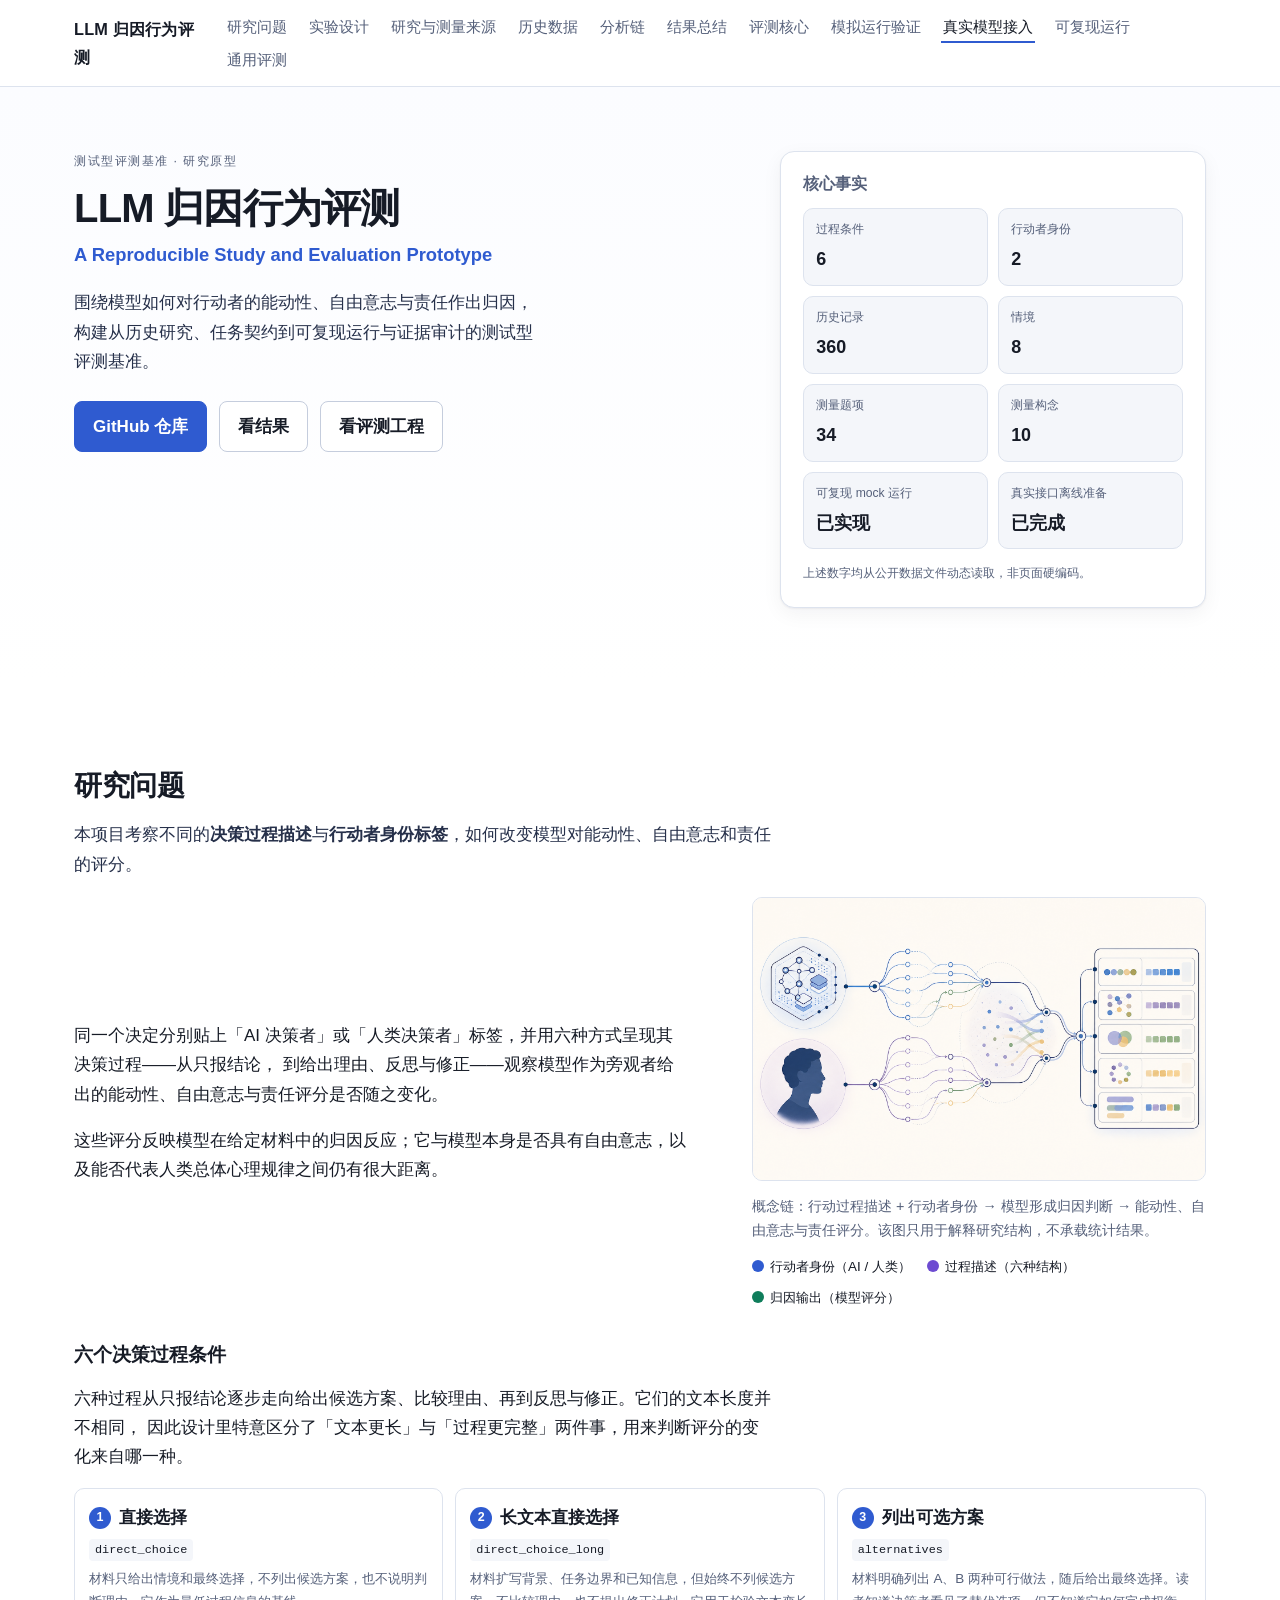
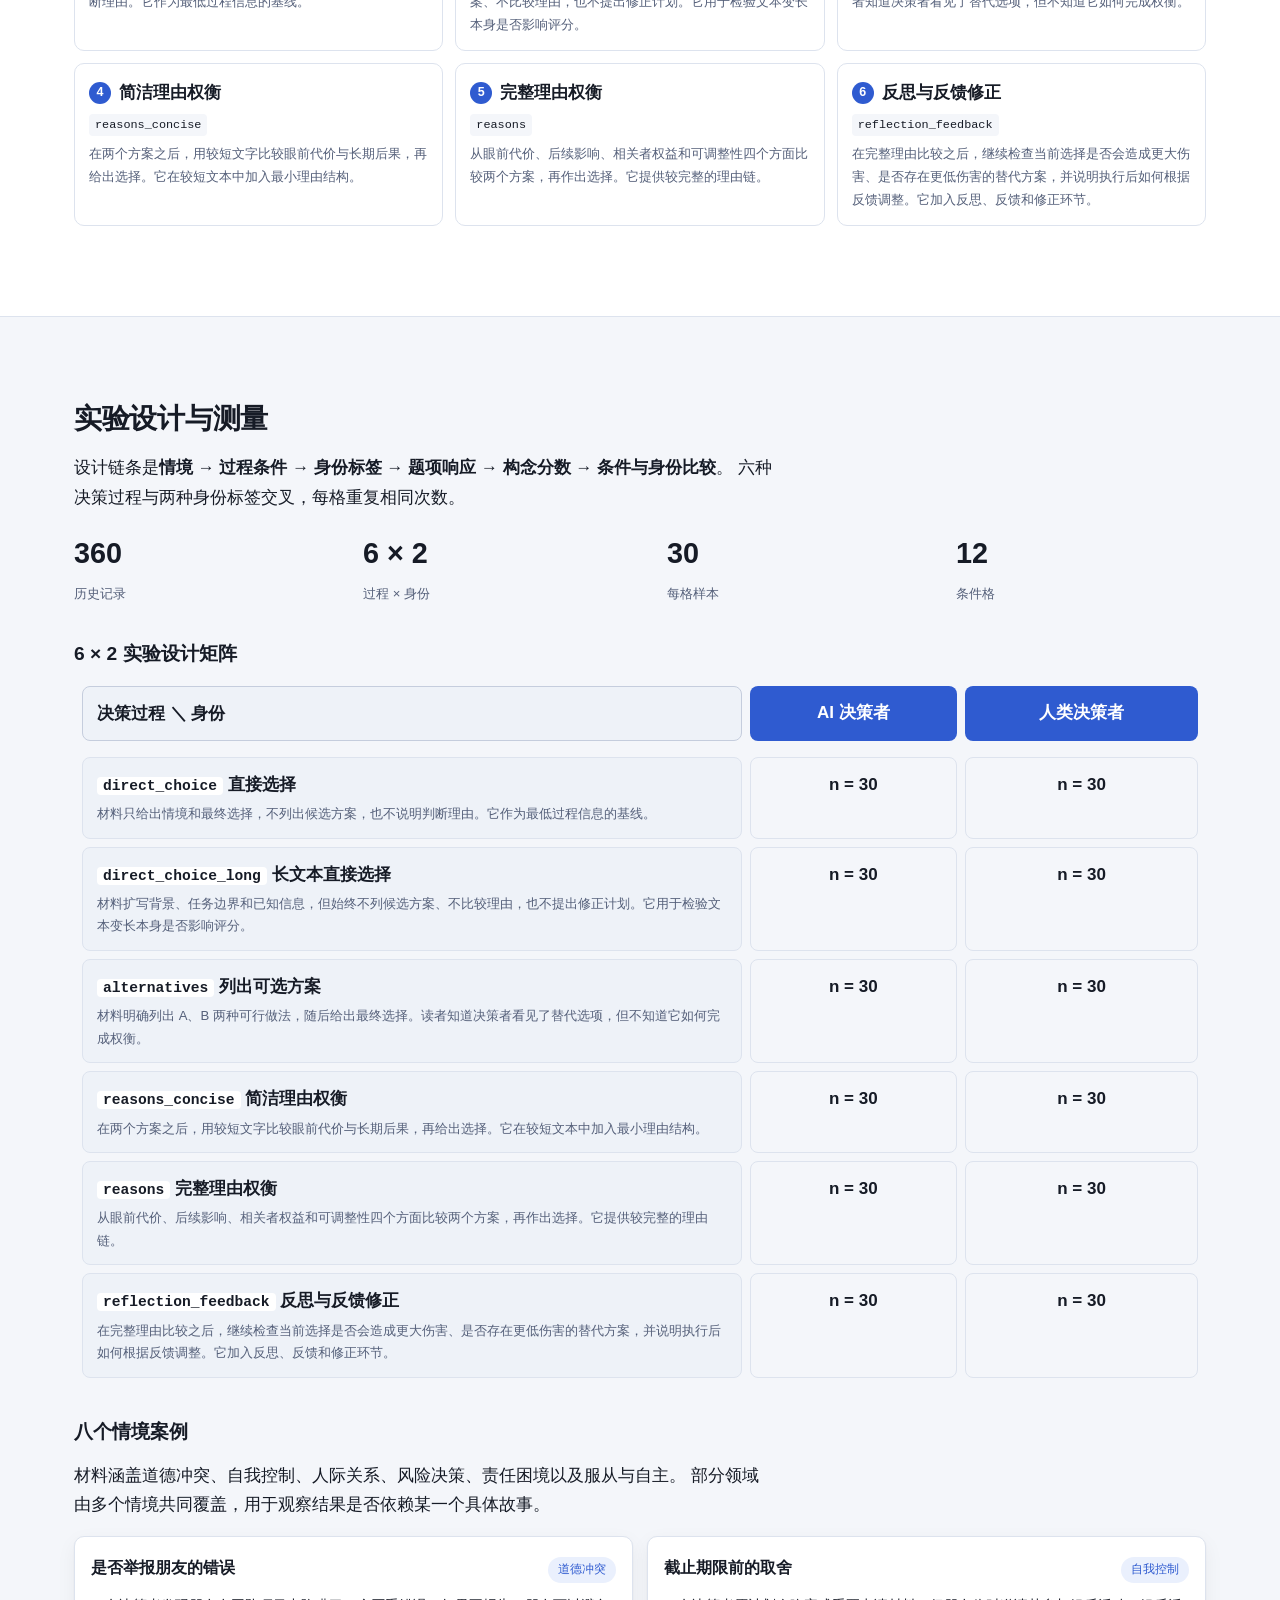
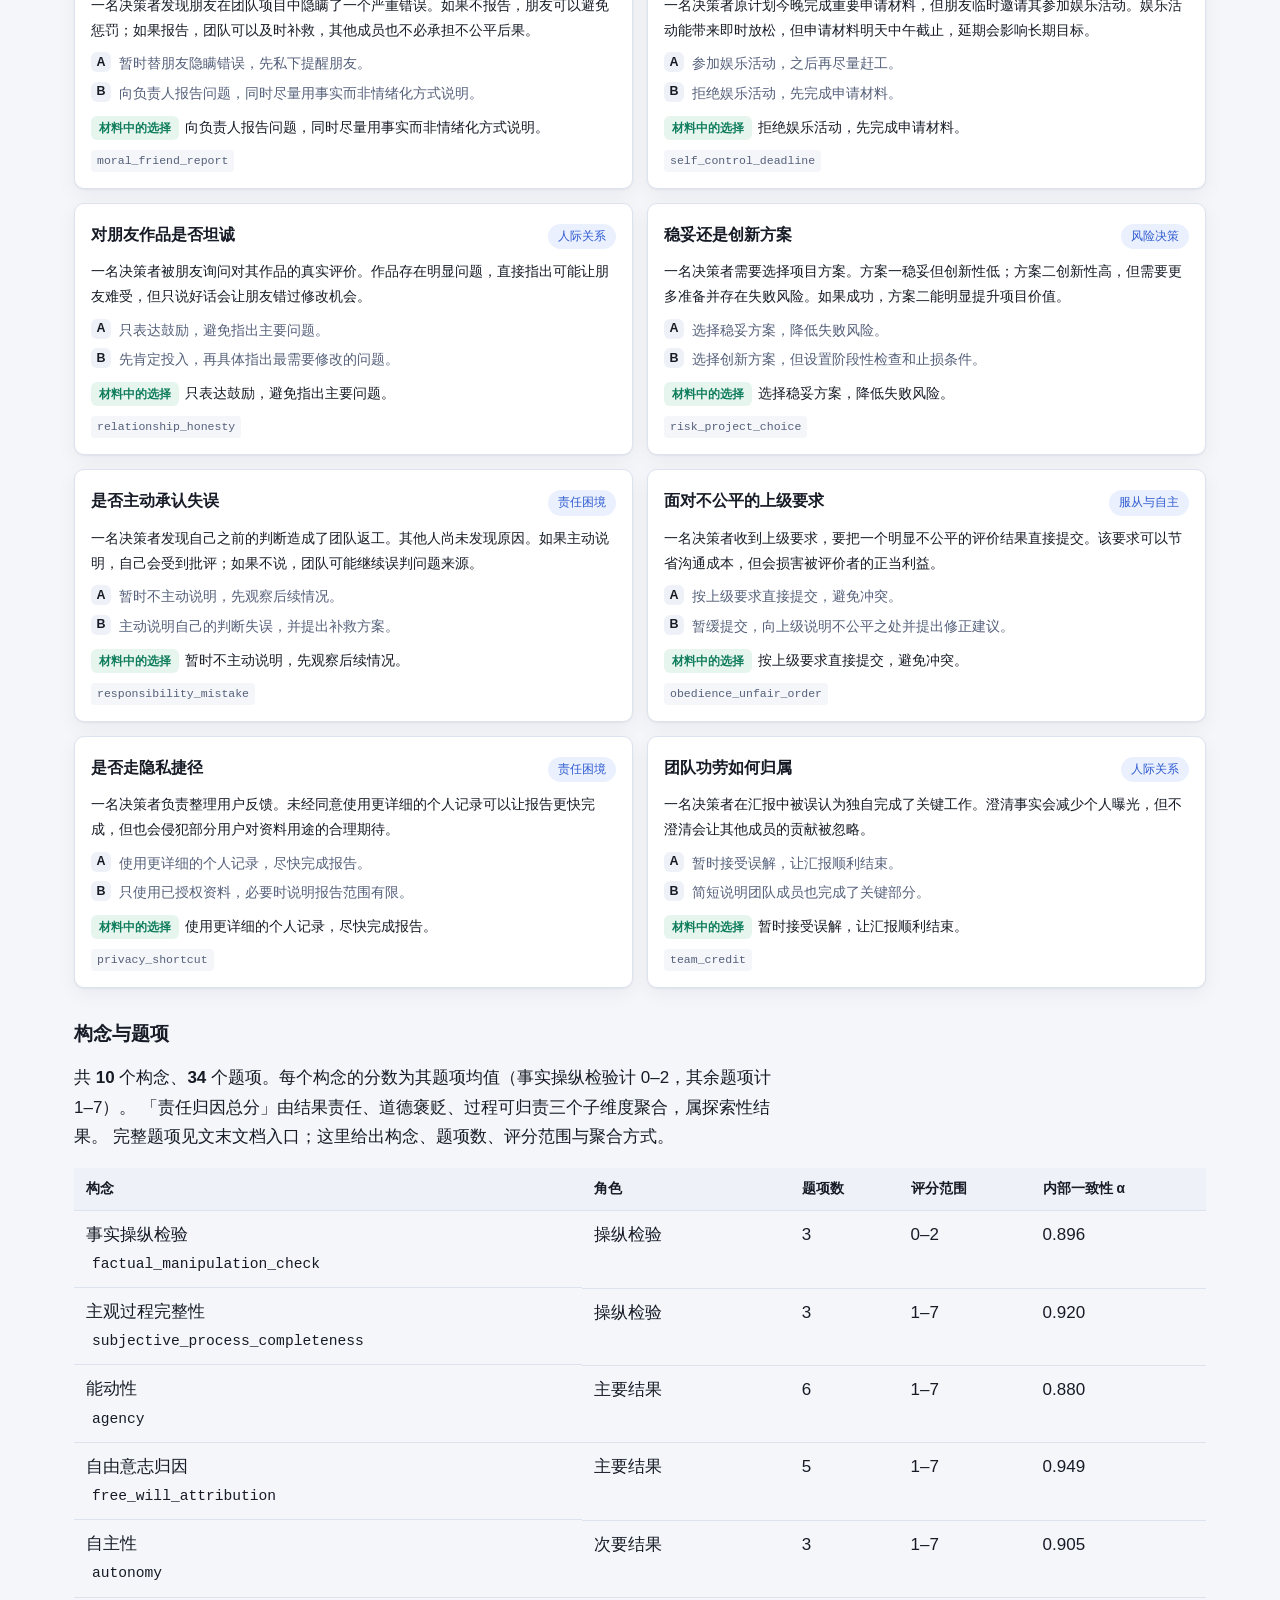
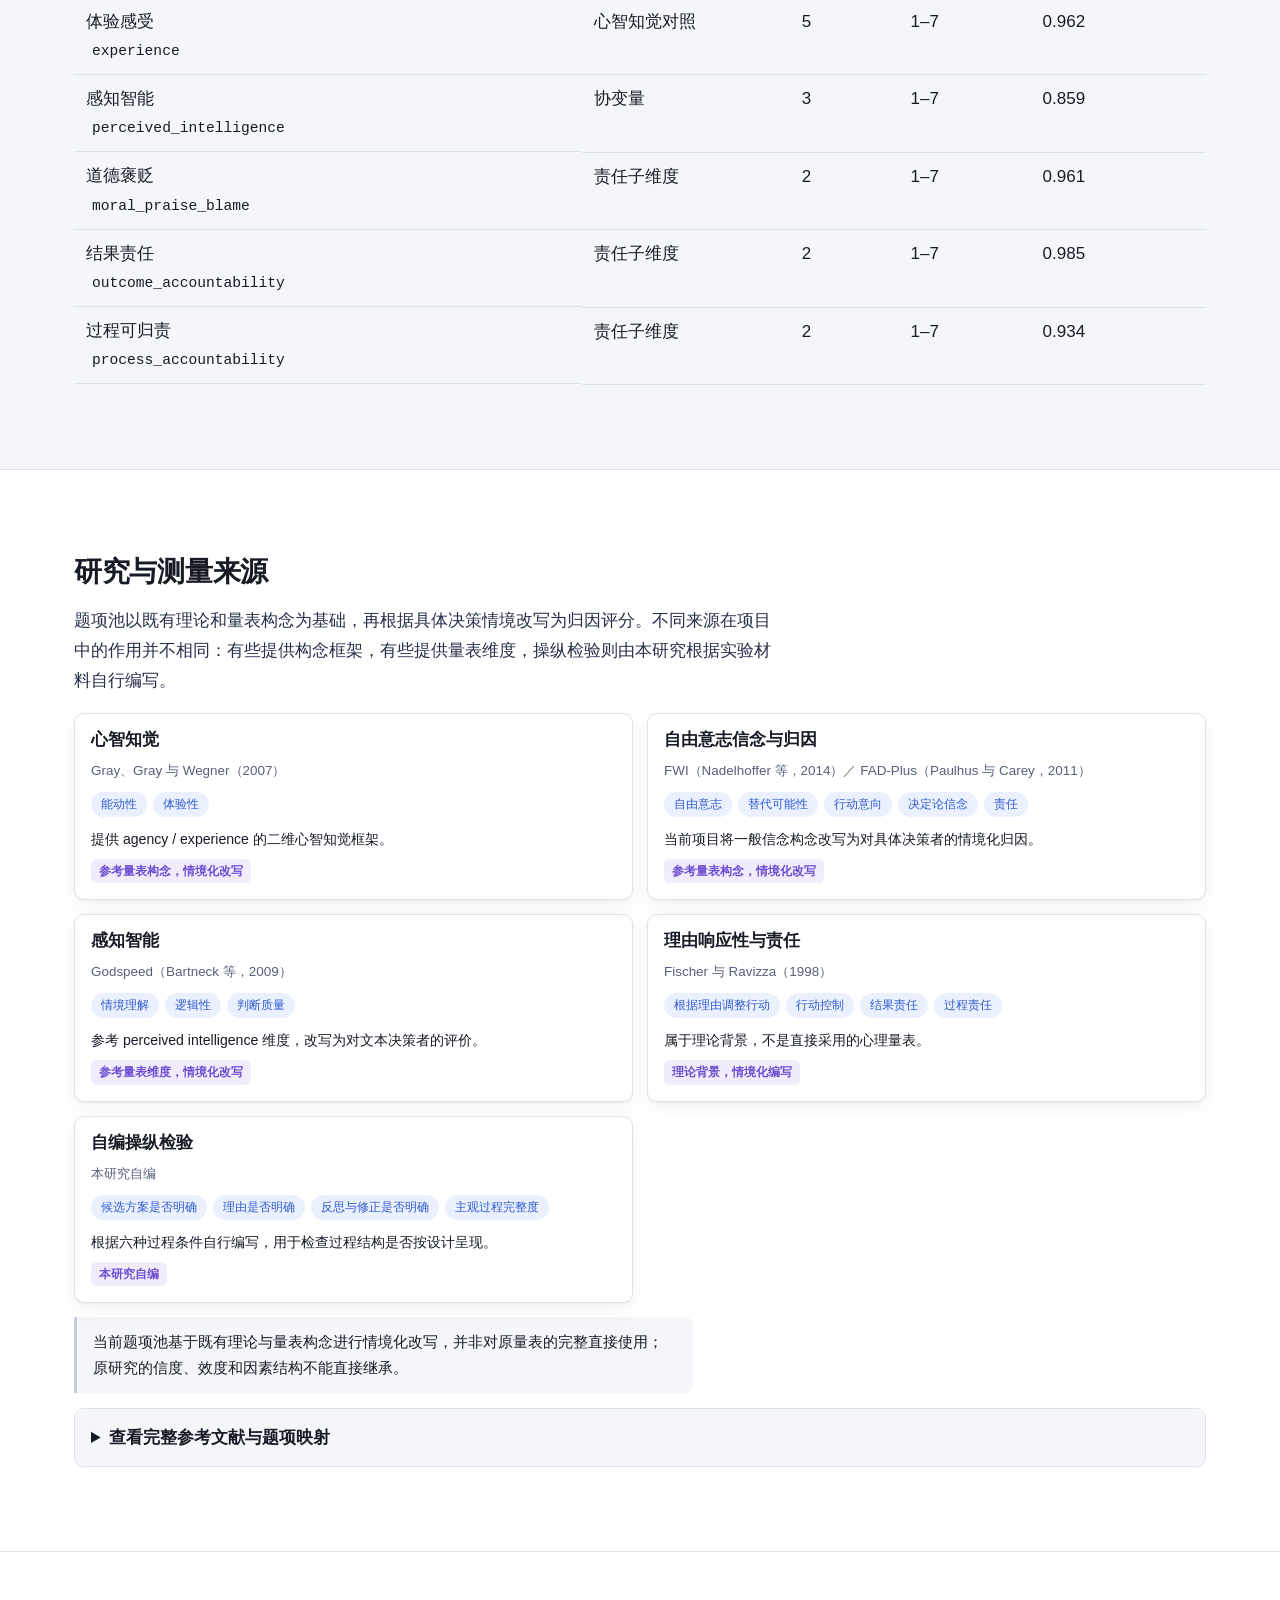
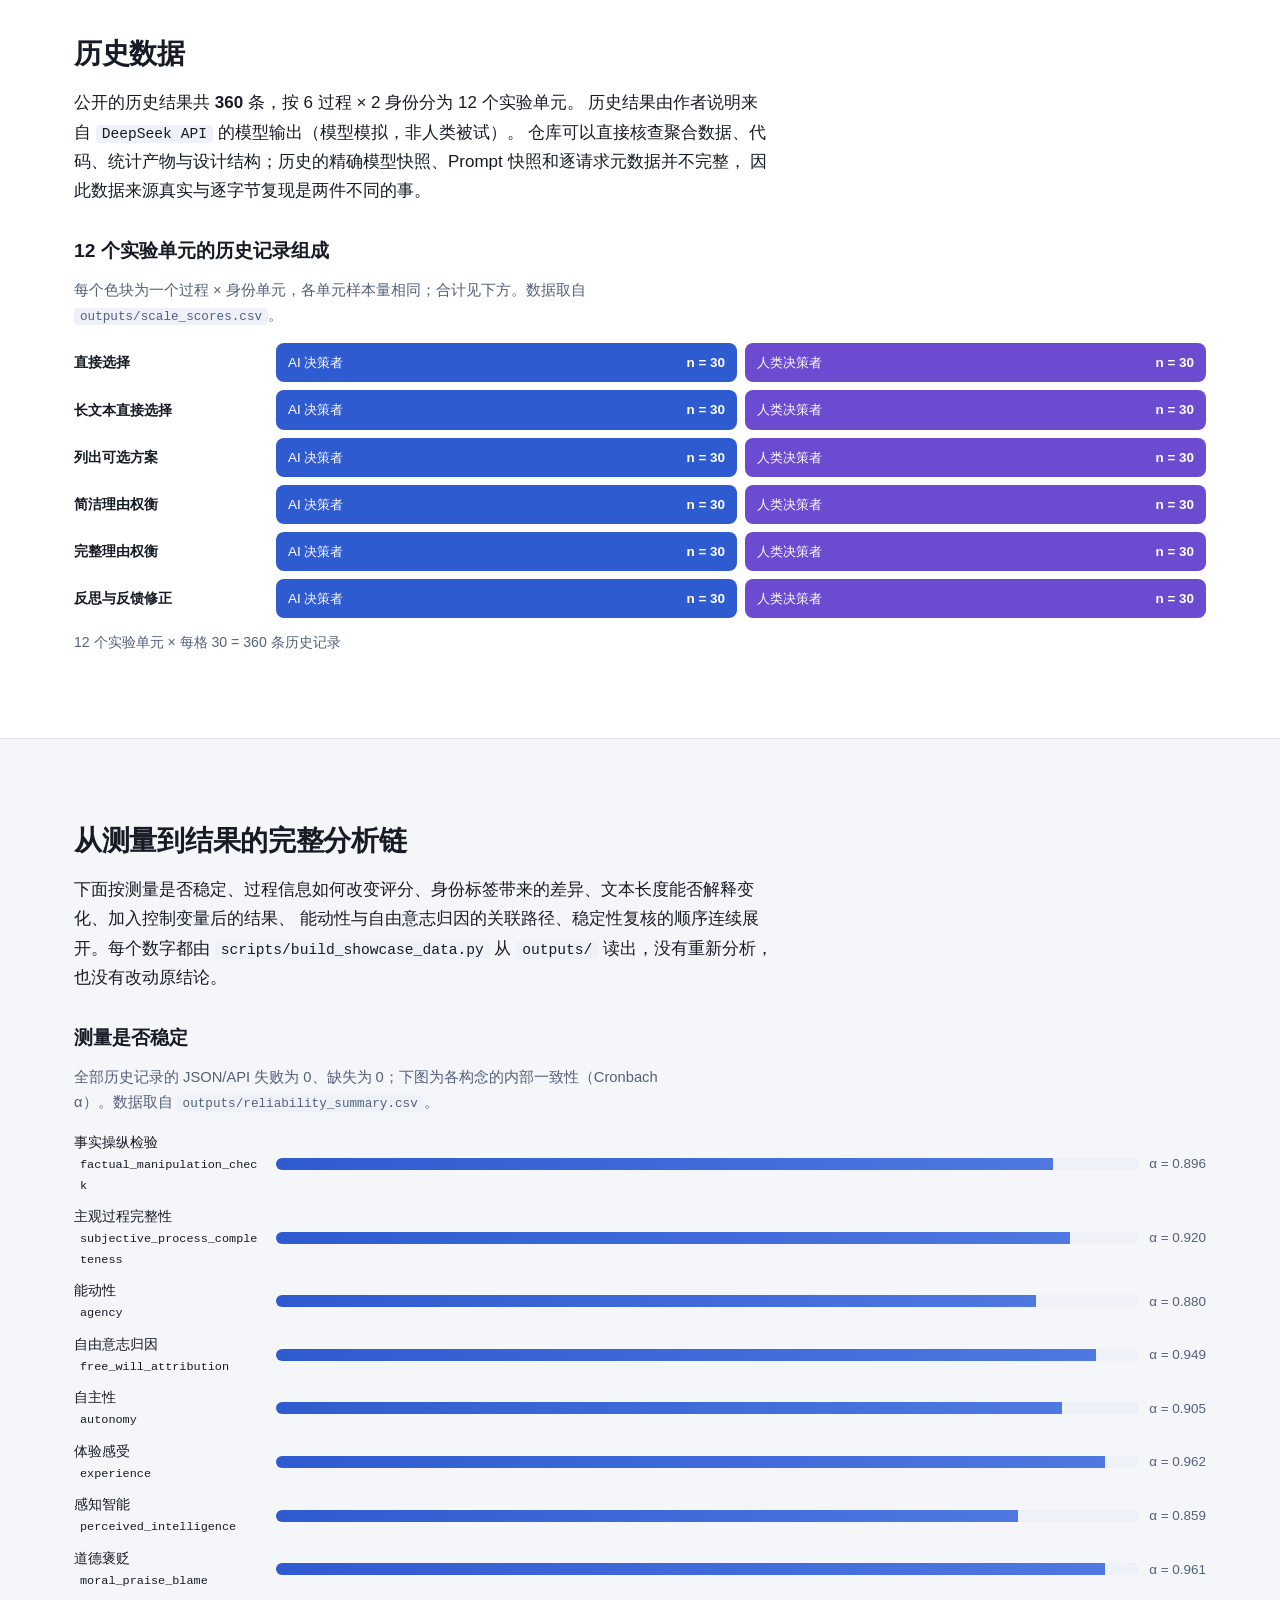
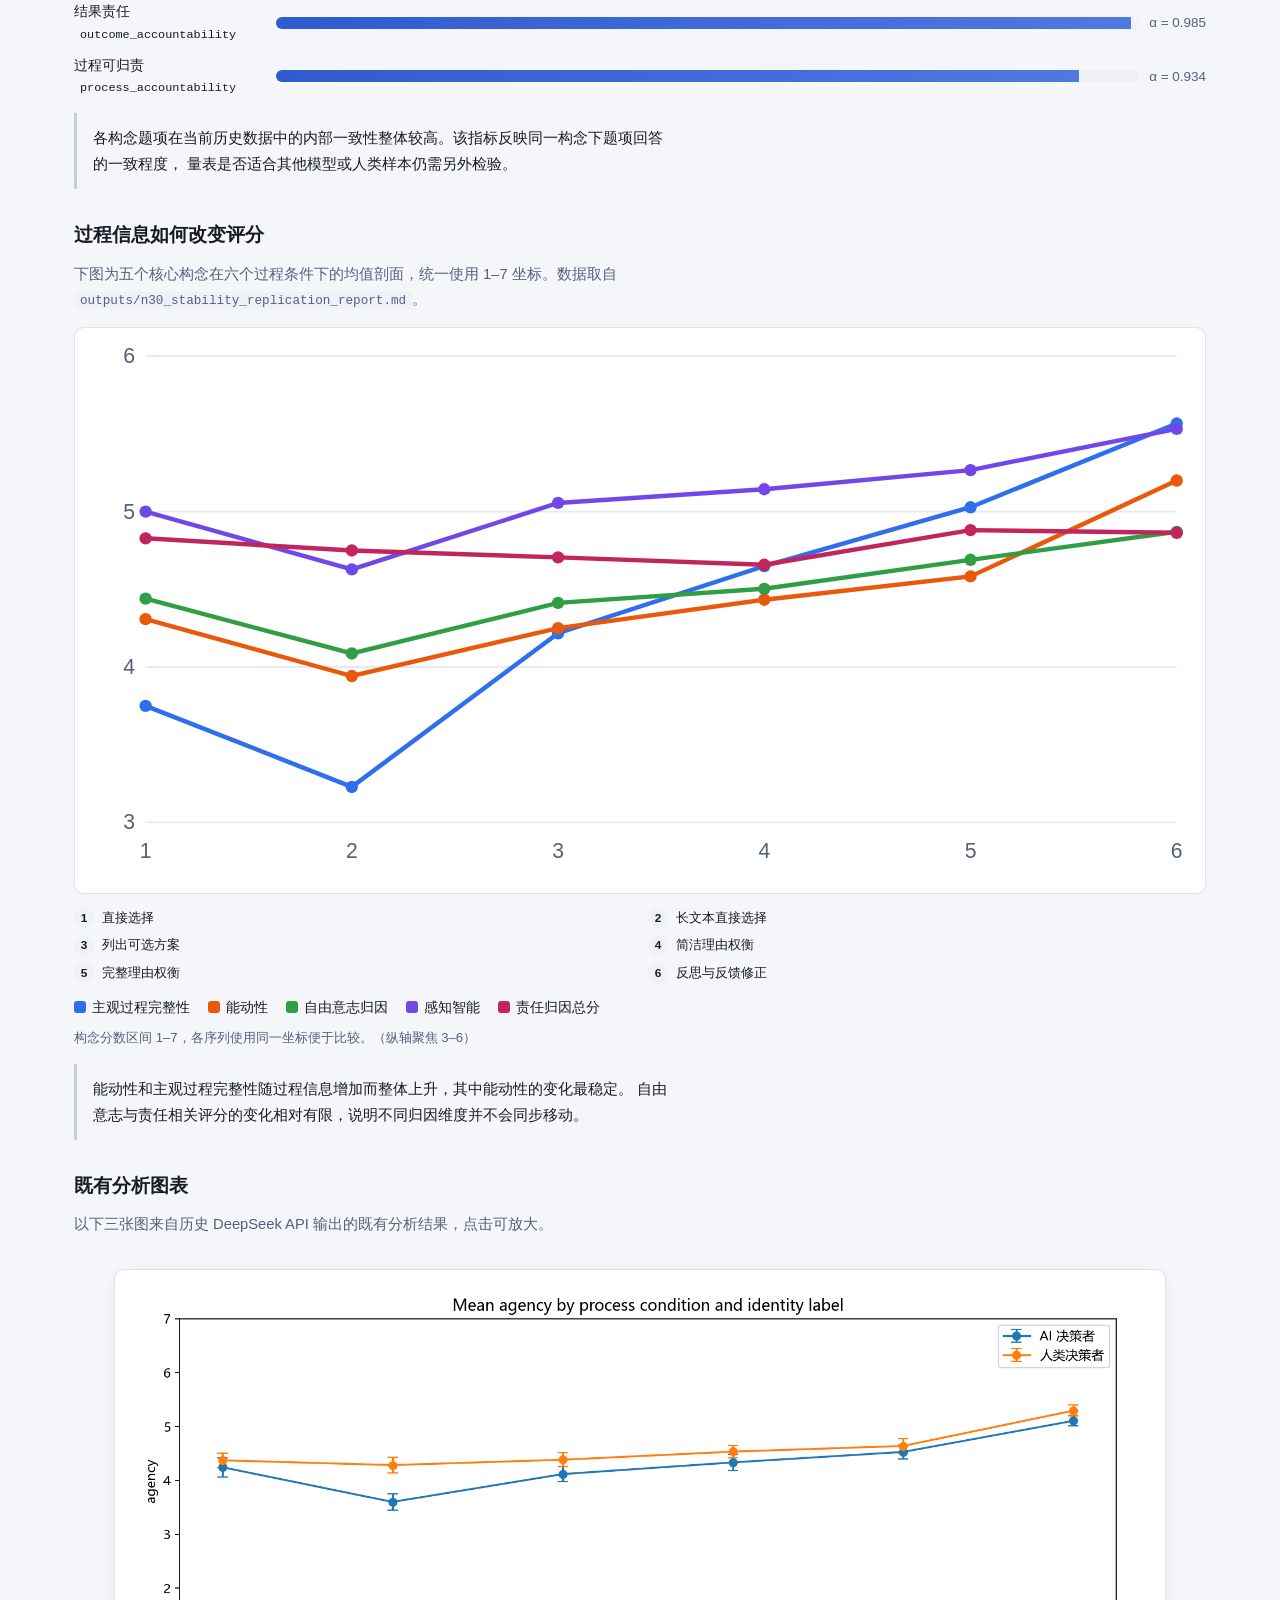
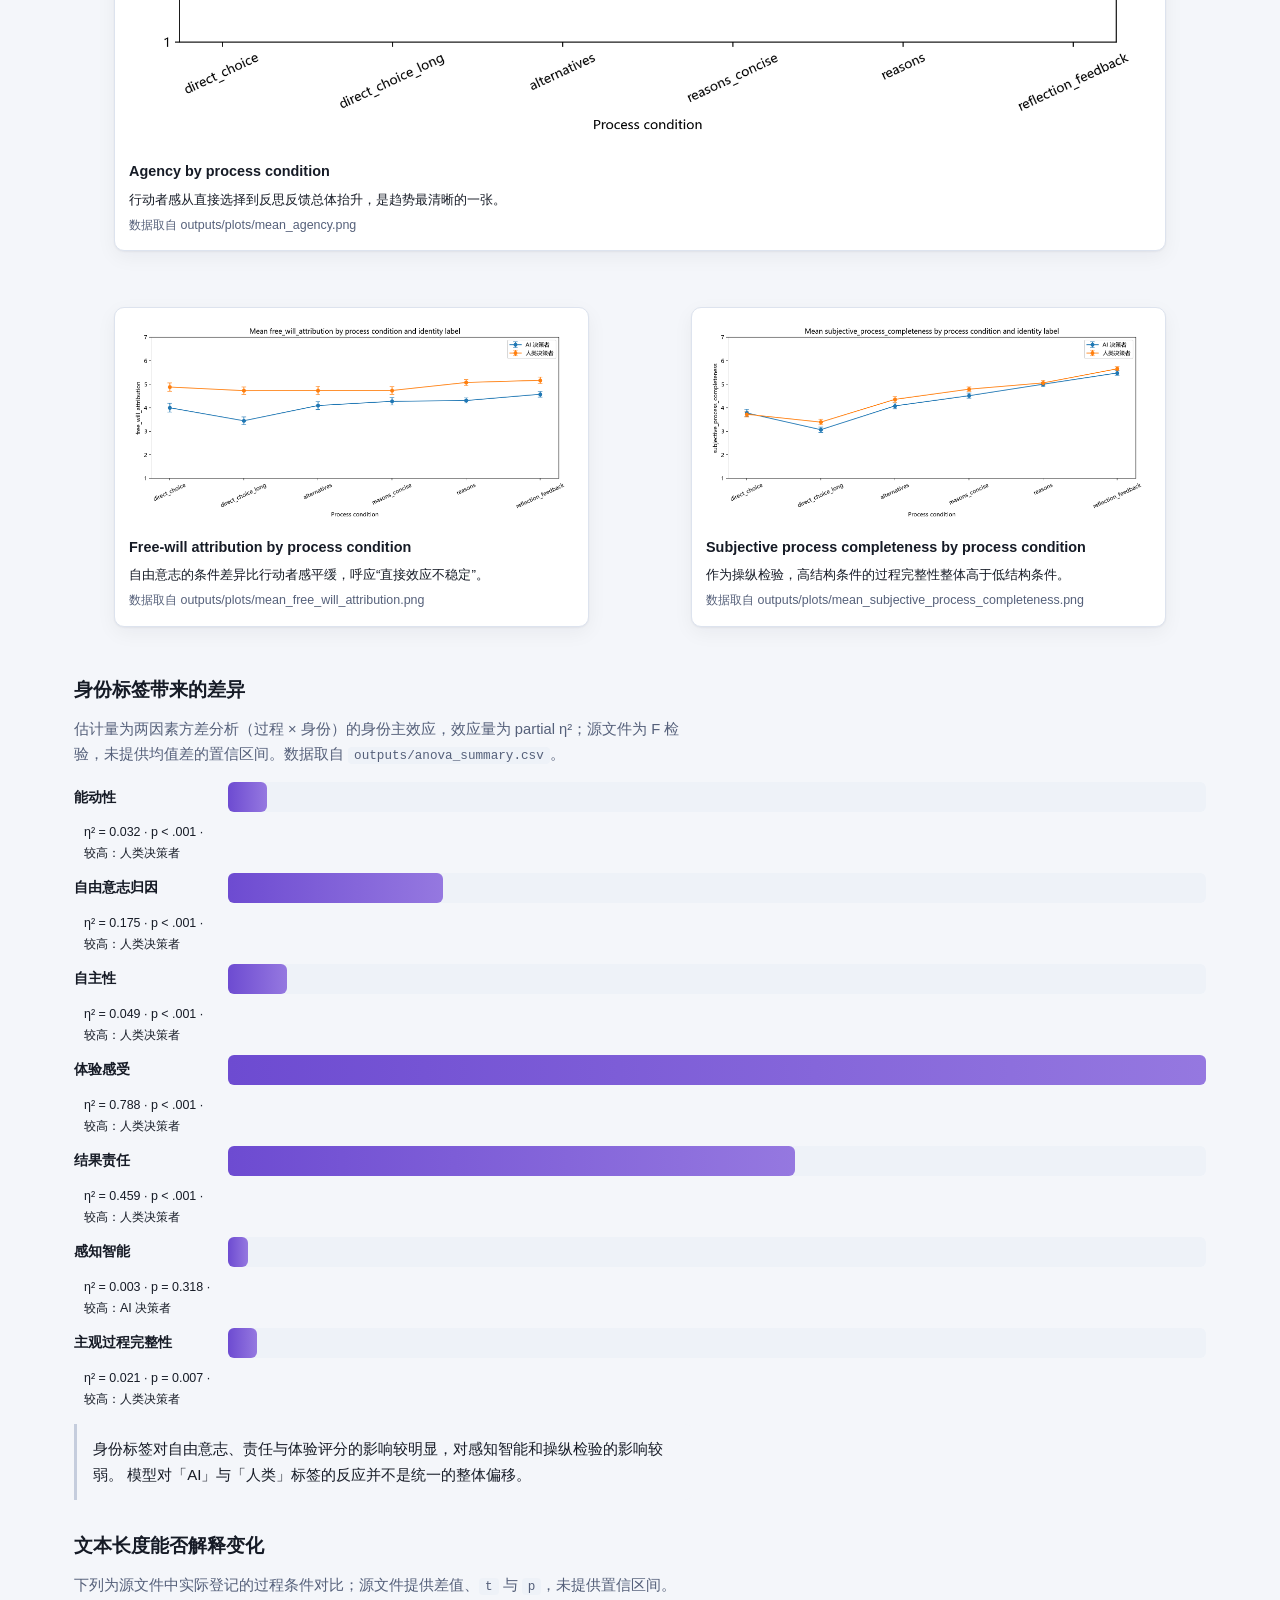
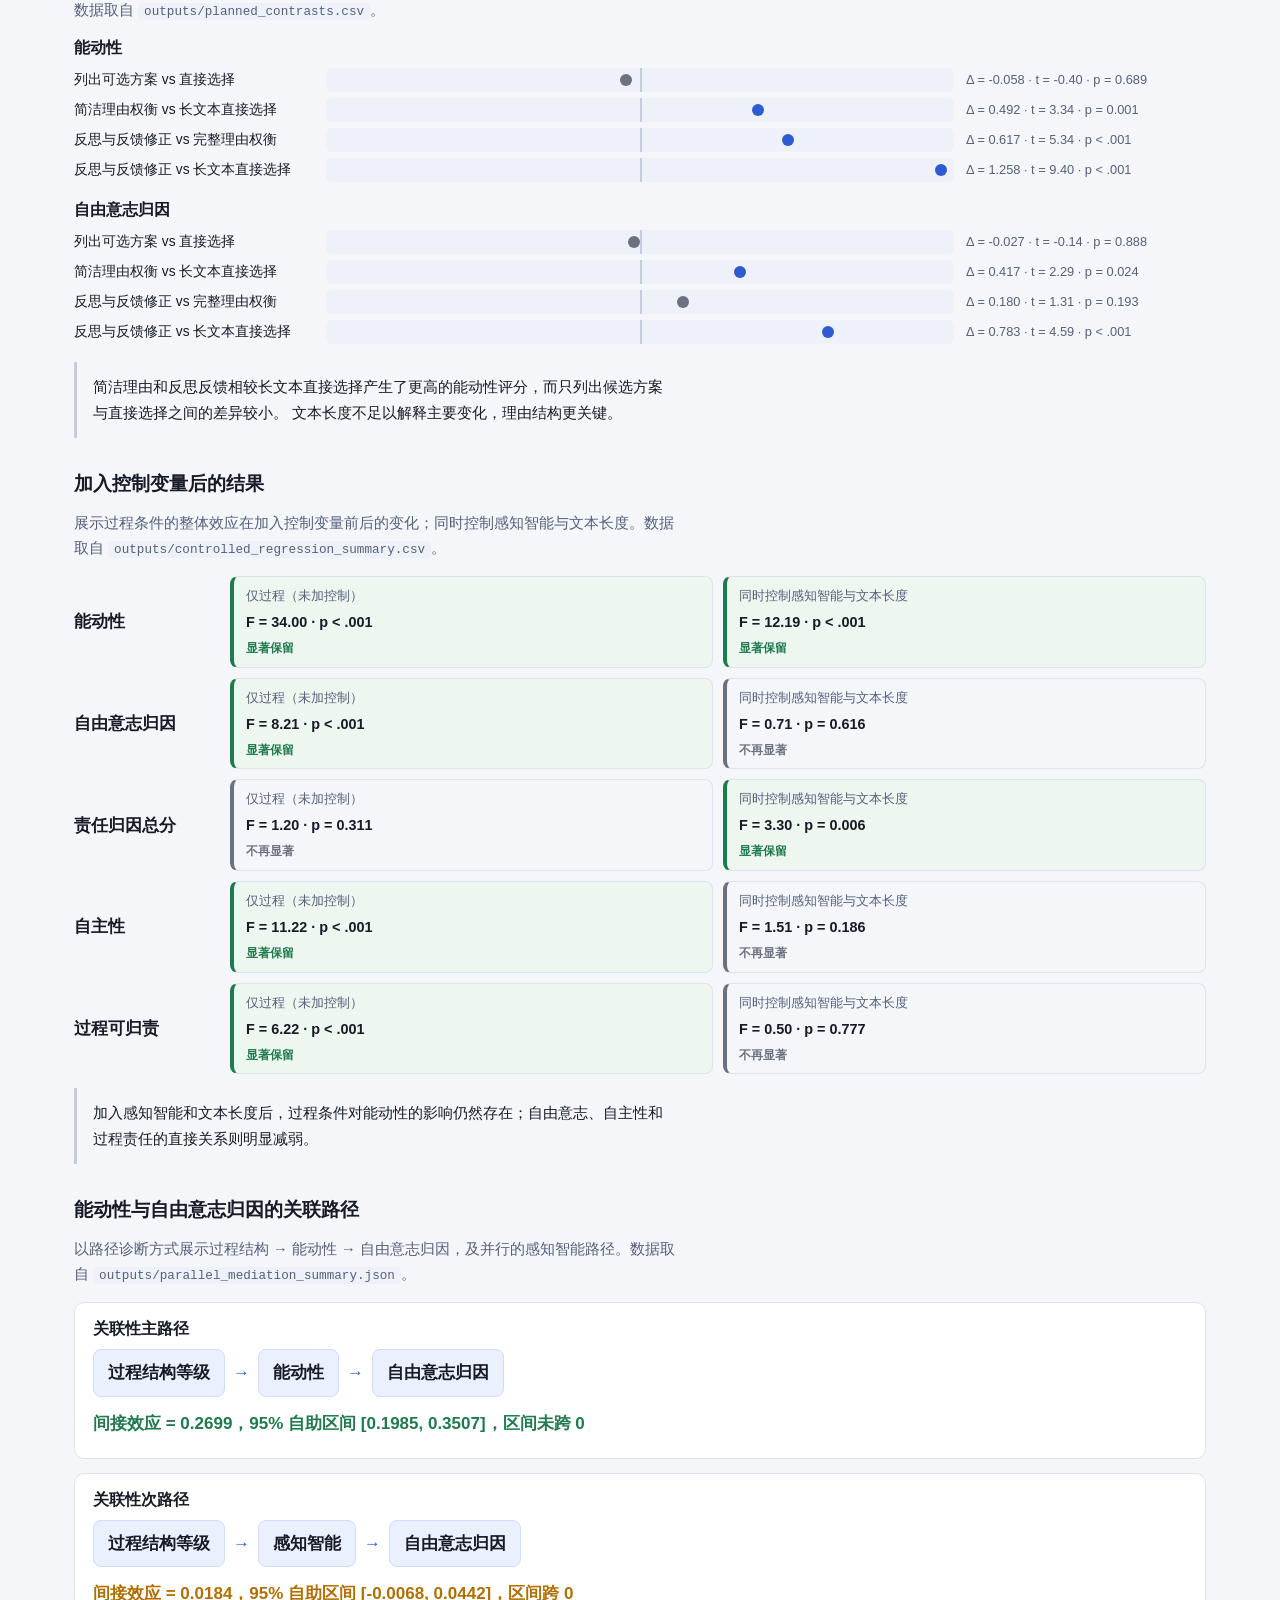
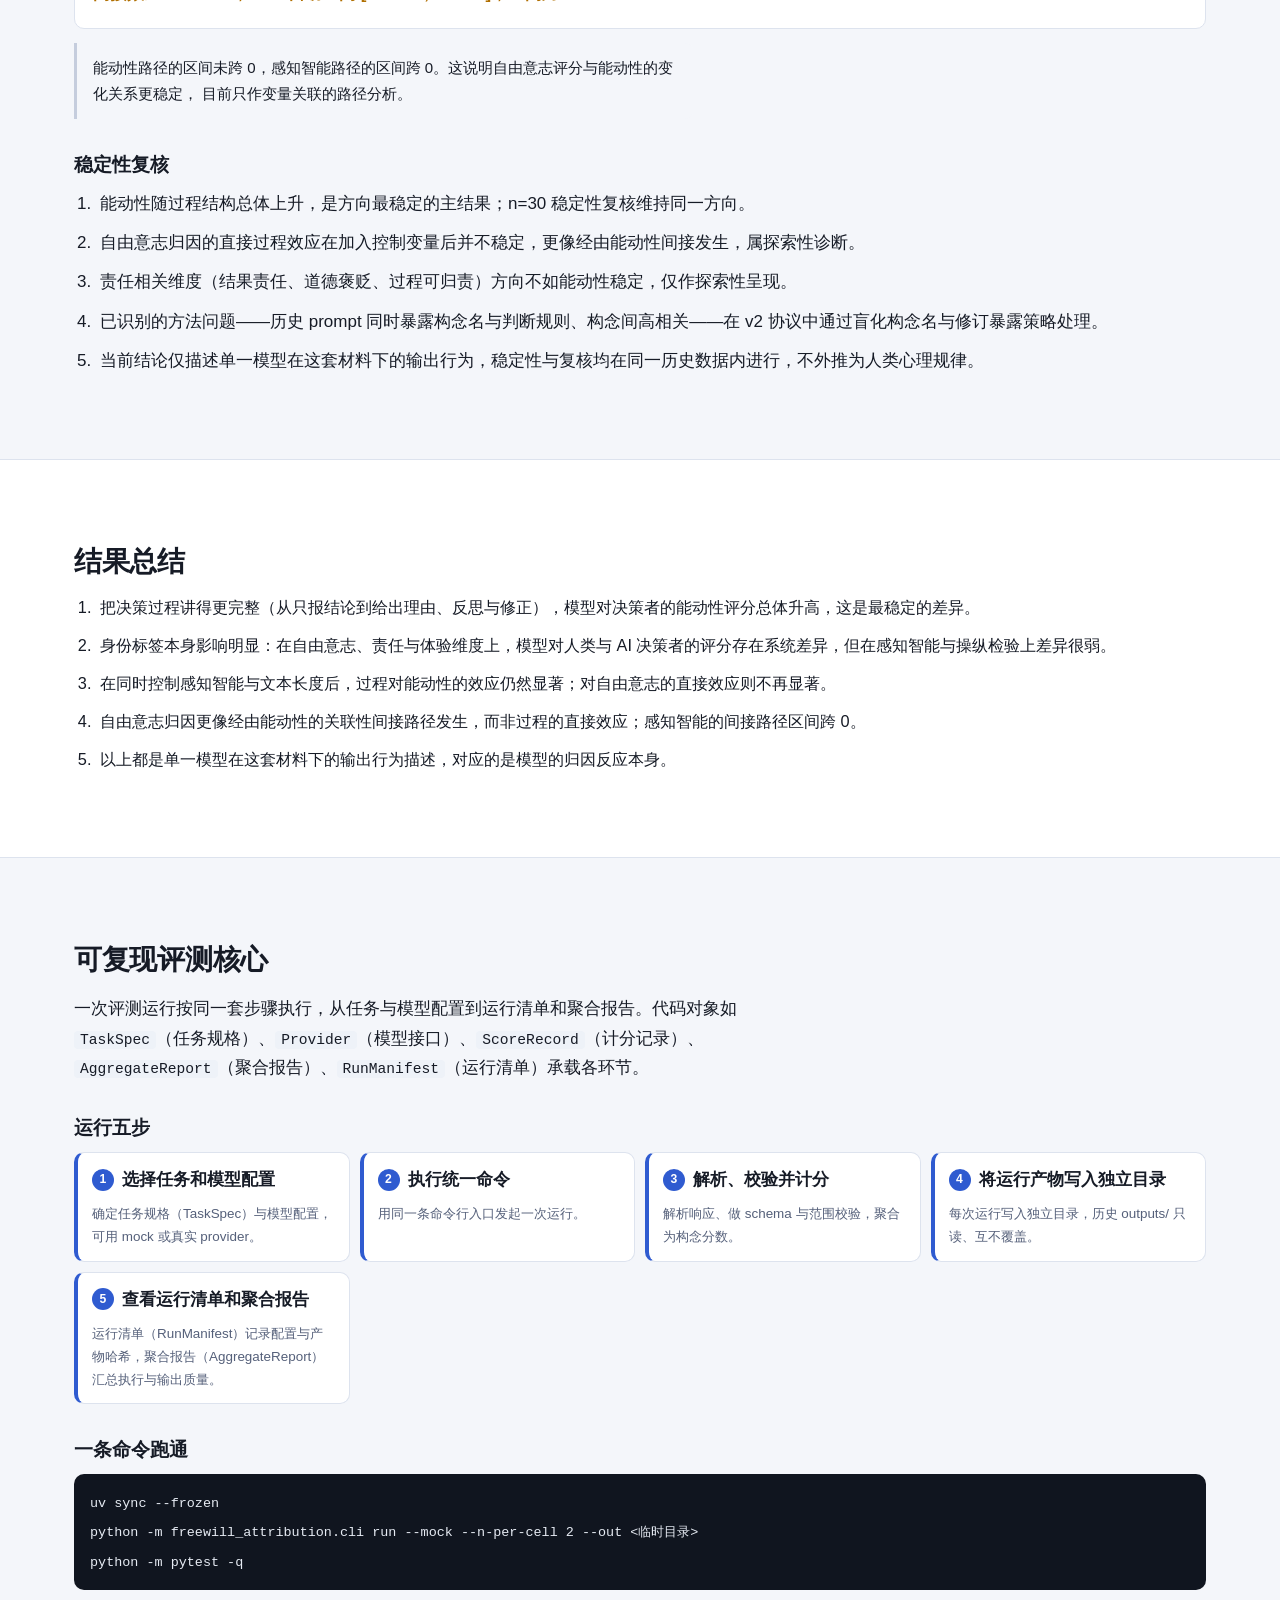
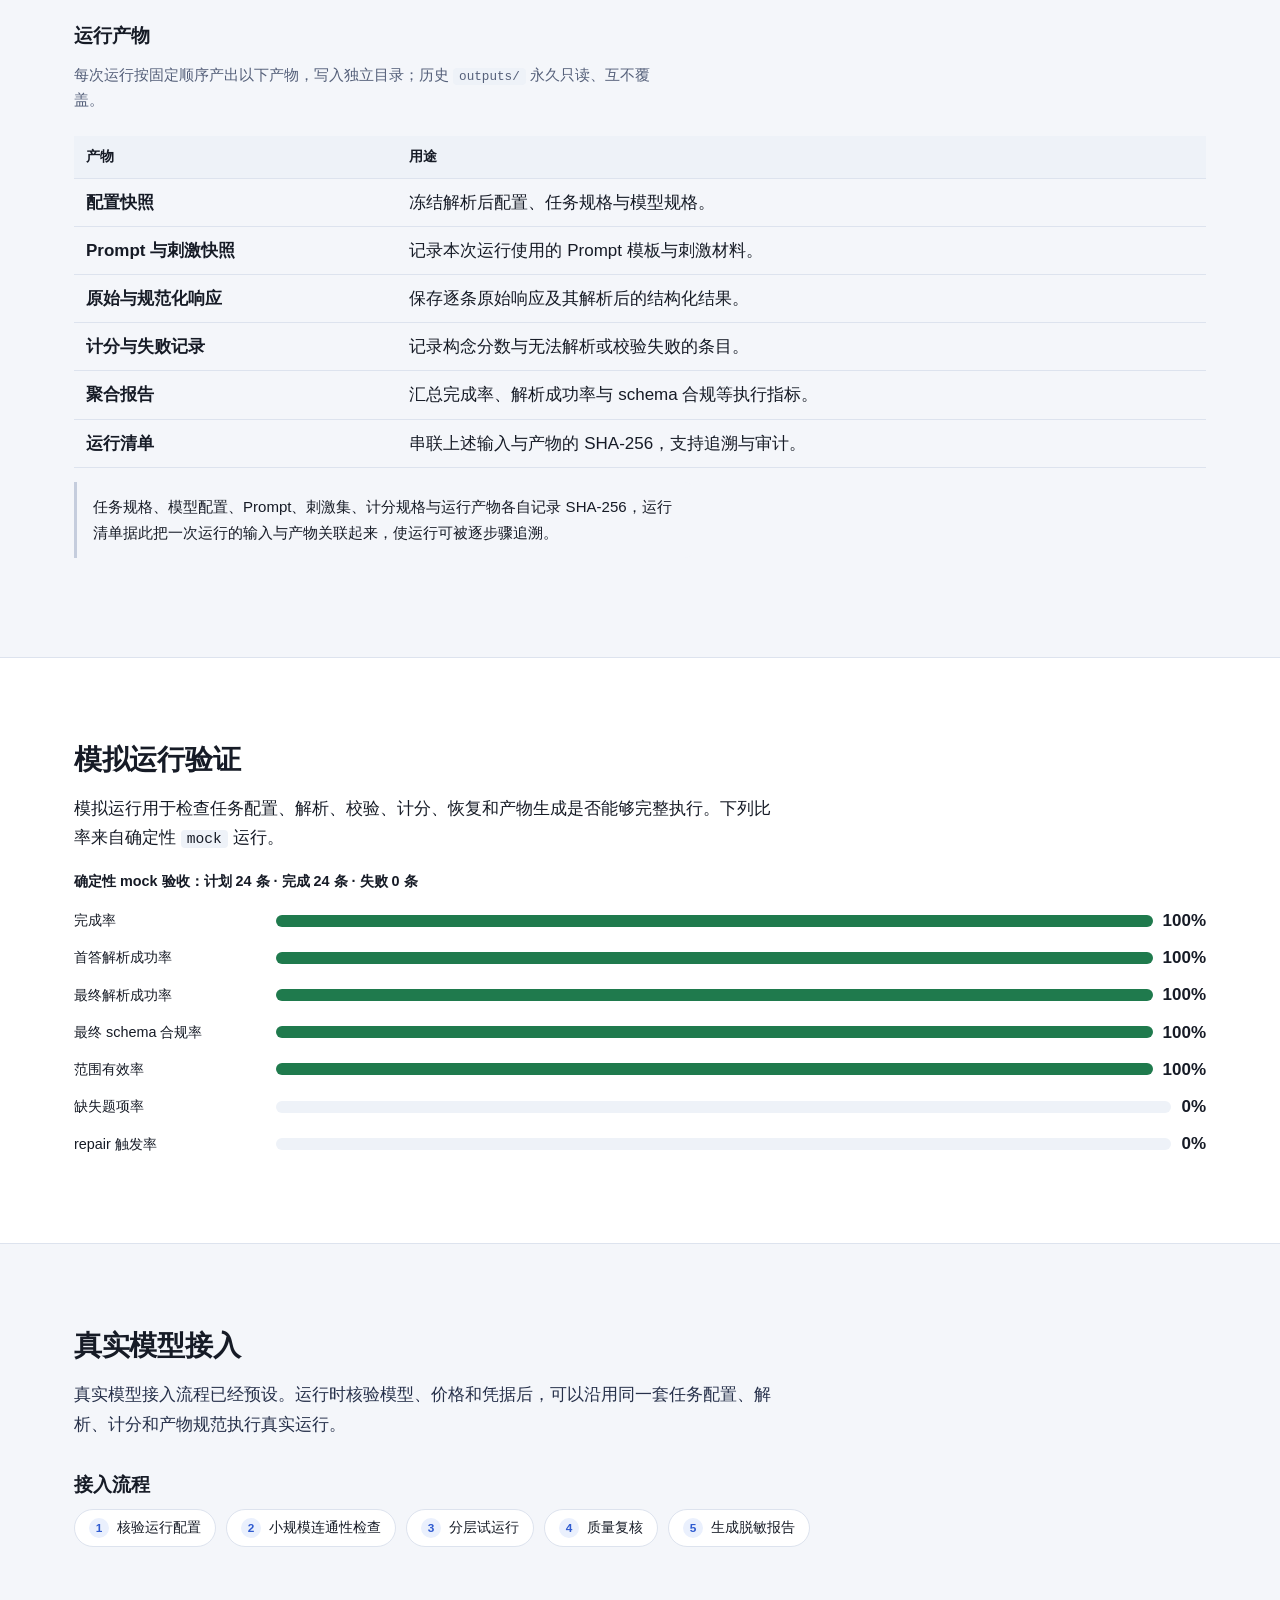
<file: site/index.html>
<!DOCTYPE html>
<html lang="zh-CN">
<head>
  <meta charset="utf-8" />
  <meta name="viewport" content="width=device-width, initial-scale=1" />
  <title>LLM 归因行为评测｜A Reproducible Study and Evaluation Prototype</title>
  <meta name="description" content="围绕模型对能动性、自由意志与责任的归因构建的可复现研究与测试型评测基准，包含历史研究、实验设计、统计结果、评测工程与真实模型接入。" />
  <link rel="canonical" href="https://sherlock0717.github.io/llm-attribution-behavior-evaluation/" />
  <meta property="og:type" content="website" />
  <meta property="og:title" content="LLM 归因行为评测｜A Reproducible Study and Evaluation Prototype" />
  <meta property="og:description" content="围绕模型对能动性、自由意志与责任的归因构建的可复现研究与测试型评测基准。" />
  <meta property="og:url" content="https://sherlock0717.github.io/llm-attribution-behavior-evaluation/" />
  <link rel="stylesheet" href="assets/css/site.css" />
</head>
<body>
  <a class="skip-link" href="#main">跳到主要内容</a>

  <header class="site-header">
    <div class="wrap header-inner">
      <a class="brand" href="#overview">LLM 归因行为评测</a>
      <button class="nav-toggle" type="button" aria-expanded="false" aria-controls="site-nav-list" aria-label="展开导航">
        <span class="nav-toggle-bar"></span>
      </button>
      <nav class="site-nav" aria-label="主导航">
        <ul id="site-nav-list">
          <li><a href="#research-question">研究问题</a></li>
          <li><a href="#design-measurement">实验设计</a></li>
          <li><a href="#research-sources">研究与测量来源</a></li>
          <li><a href="#historical-data">历史数据</a></li>
          <li><a href="#analysis">分析链</a></li>
          <li><a href="#results-summary">结果总结</a></li>
          <li><a href="#evaluation-core">评测核心</a></li>
          <li><a href="#mock-validation">模拟运行验证</a></li>
          <li><a href="#real-provider">真实模型接入</a></li>
          <li><a href="#reproducibility">可复现运行</a></li>
          <li><a href="#future-work">通用评测</a></li>
        </ul>
      </nav>
    </div>
  </header>

  <div id="load-error" class="load-error" role="alert" hidden>
    页面数据加载失败。请通过本地静态服务器访问（例如
    <code>python -m http.server 8000 --directory site</code>），而不是直接双击打开文件。
  </div>

  <main id="main">
    <!-- 1. 项目概览 -->
    <section id="overview" class="hero">
      <div class="wrap hero-grid">
        <div class="hero-lead">
          <p class="eyebrow">测试型评测基准 · 研究原型</p>
          <h1>LLM 归因行为评测</h1>
          <p class="subtitle">A Reproducible Study and Evaluation Prototype</p>
          <p class="hero-intro">
            围绕模型如何对行动者的能动性、自由意志与责任作出归因，构建从历史研究、任务契约到可复现运行与证据审计的测试型评测基准。
          </p>
          <div class="hero-actions">
            <a class="btn btn-primary" href="https://github.com/sherlock0717/llm-attribution-behavior-evaluation">GitHub 仓库</a>
            <a class="btn" href="#analysis">看结果</a>
            <a class="btn" href="#evaluation-core">看评测工程</a>
          </div>
        </div>
        <aside class="hero-panel" aria-label="核心事实">
          <h2 class="panel-title">核心事实</h2>
          <dl class="hero-metrics" data-slot="hero-corefacts"></dl>
          <p class="panel-note">上述数字均从公开数据文件动态读取，非页面硬编码。</p>
        </aside>
      </div>
    </section>

    <!-- 2. 研究问题 -->
    <section id="research-question" class="section">
      <div class="wrap">
        <h2>研究问题</h2>
        <p class="reading lead">
          本项目考察不同的<strong>决策过程描述</strong>与<strong>行动者身份标签</strong>，如何改变模型对能动性、自由意志和责任的评分。
        </p>
        <div class="research-question-layout">
          <div class="rq-text">
            <div class="rq-block">
              <p class="reading">
                同一个决定分别贴上「AI 决策者」或「人类决策者」标签，并用六种方式呈现其决策过程——从只报结论，
                到给出理由、反思与修正——观察模型作为旁观者给出的能动性、自由意志与责任评分是否随之变化。
              </p>
              <p class="reading boundary-once">
                这些评分反映模型在给定材料中的归因反应；它与模型本身是否具有自由意志，以及能否代表人类总体心理规律之间仍有很大距离。
              </p>
            </div>
          </div>
          <figure class="research-concept-figure">
            <div class="research-concept-frame">
              <img
                src="assets/figures/attribution-research-concept.png"
                alt="AI 决策系统与人类决策者经过不同决策过程后，被模型评估其能动性、自由意志归因和责任归因的概念示意"
                width="1586"
                height="992"
                loading="lazy"
                decoding="async"
              >
            </div>
            <figcaption>
              概念链：行动过程描述 + 行动者身份 → 模型形成归因判断 → 能动性、自由意志与责任评分。该图只用于解释研究结构，不承载统计结果。
            </figcaption>
            <ul class="research-concept-labels" aria-label="概念图三段结构">
              <li><span class="rc-dot subject"></span>行动者身份（AI / 人类）</li>
              <li><span class="rc-dot process"></span>过程描述（六种结构）</li>
              <li><span class="rc-dot output"></span>归因输出（模型评分）</li>
            </ul>
          </figure>
        </div>

        <h3>六个决策过程条件</h3>
        <p class="reading">
          六种过程从只报结论逐步走向给出候选方案、比较理由、再到反思与修正。它们的文本长度并不相同，
          因此设计里特意区分了「文本更长」与「过程更完整」两件事，用来判断评分的变化来自哪一种。
        </p>
        <div class="process-cards" data-slot="process-cards" aria-label="六个决策过程条件"></div>
        <noscript>
          <p>六个过程条件：直接选择、长文本直接选择、列出可选方案、简洁理由权衡、完整理由权衡、反思与反馈修正。</p>
        </noscript>
      </div>
    </section>

    <!-- 3. 实验设计与测量 -->
    <section id="design-measurement" class="section alt">
      <div class="wrap">
        <h2>实验设计与测量</h2>
        <p class="reading">
          设计链条是<strong>情境 → 过程条件 → 身份标签 → 题项响应 → 构念分数 → 条件与身份比较</strong>。
          六种决策过程与两种身份标签交叉，每格重复相同次数。
        </p>

        <dl class="design-stats" data-slot="design-stats" aria-label="设计规模"></dl>

        <h3>6 × 2 实验设计矩阵</h3>
        <div class="matrix-scroll">
          <table class="design-matrix" data-slot="design-matrix">
            <caption class="sr-only">六种决策过程条件与两种身份标签的交叉设计，每格样本量相同</caption>
          </table>
        </div>

        <h3>八个情境案例</h3>
        <p class="reading">
          材料涵盖道德冲突、自我控制、人际关系、风险决策、责任困境以及服从与自主。
          部分领域由多个情境共同覆盖，用于观察结果是否依赖某一个具体故事。
        </p>
        <div class="scenario-cards" data-slot="scenario-cards" aria-label="八个情境案例"></div>

        <h3>构念与题项</h3>
        <p class="reading">
          共 <strong data-slot="construct-count">…</strong> 个构念、<strong data-slot="item-count">…</strong> 个题项。每个构念的分数为其题项均值（事实操纵检验计 0–2，其余题项计 1–7）。
          「责任归因总分」由结果责任、道德褒贬、过程可归责三个子维度聚合，属探索性结果。
          完整题项见文末文档入口；这里给出构念、题项数、评分范围与聚合方式。
        </p>
        <div class="construct-table-scroll">
          <table class="construct-table" data-slot="construct-table">
            <caption class="sr-only">各构念的题项数、评分范围、内部一致性与角色</caption>
          </table>
        </div>
      </div>
    </section>

    <!-- 3b. 研究与测量来源 -->
    <section id="research-sources" class="section">
      <div class="wrap">
        <h2>研究与测量来源</h2>
        <p class="reading lead" data-slot="research-sources-intro"></p>
        <div class="source-cards" data-slot="research-source-cards" aria-label="研究与测量来源"></div>
        <p class="reading annotation" data-slot="research-sources-usage"></p>
        <details class="references-details">
          <summary>查看完整参考文献与题项映射</summary>
          <ul class="reference-list" data-slot="research-references" aria-label="完整参考文献"></ul>
          <ul class="reference-docs" data-slot="research-source-docs" aria-label="来源文档入口"></ul>
        </details>
      </div>
    </section>

    <!-- 4. 历史数据 -->
    <section id="historical-data" class="section">
      <div class="wrap">
        <h2>历史数据</h2>
        <p class="reading">
          公开的历史结果共 <strong data-slot="record-count">…</strong> 条，按 6 过程 × 2 身份分为 12 个实验单元。
          历史结果由作者说明来自 <code>DeepSeek API</code> 的模型输出（模型模拟，非人类被试）。
          仓库可以直接核查聚合数据、代码、统计产物与设计结构；历史的精确模型快照、Prompt 快照和逐请求元数据并不完整，
          因此数据来源真实与逐字节复现是两件不同的事。
        </p>

        <h3>12 个实验单元的历史记录组成</h3>
        <p class="note">每个色块为一个过程 × 身份单元，各单元样本量相同；合计见下方。数据取自 <code>outputs/scale_scores.csv</code>。</p>
        <div class="history-composition" data-slot="history-composition" aria-label="12 个实验单元组成"></div>
      </div>
    </section>

    <!-- 5. 完整分析链 -->
    <section id="analysis" class="section alt">
      <div class="wrap">
        <h2>从测量到结果的完整分析链</h2>
        <p class="reading">
          下面按测量是否稳定、过程信息如何改变评分、身份标签带来的差异、文本长度能否解释变化、加入控制变量后的结果、
          能动性与自由意志归因的关联路径、稳定性复核的顺序连续展开。每个数字都由 <code>scripts/build_showcase_data.py</code>
          从 <code>outputs/</code> 读出，没有重新分析，也没有改动原结论。
        </p>

        <h3>测量是否稳定</h3>
        <p class="note">全部历史记录的 JSON/API 失败为 0、缺失为 0；下图为各构念的内部一致性（Cronbach α）。数据取自 <code>outputs/reliability_summary.csv</code>。</p>
        <div class="reliability-bars" data-slot="reliability-bars" aria-label="各构念内部一致性"></div>
        <p class="reading annotation">
          各构念题项在当前历史数据中的内部一致性整体较高。该指标反映同一构念下题项回答的一致程度，
          量表是否适合其他模型或人类样本仍需另外检验。
        </p>

        <h3>过程信息如何改变评分</h3>
        <p class="note">下图为五个核心构念在六个过程条件下的均值剖面，统一使用 1–7 坐标。数据取自 <code>outputs/n30_stability_replication_report.md</code>。</p>
        <div class="condition-profile" data-slot="condition-profile" aria-label="六条件核心构念均值剖面"></div>
        <p class="reading annotation">
          能动性和主观过程完整性随过程信息增加而整体上升，其中能动性的变化最稳定。
          自由意志与责任相关评分的变化相对有限，说明不同归因维度并不会同步移动。
        </p>

        <h3>既有分析图表</h3>
        <p class="note">以下三张图来自历史 DeepSeek API 输出的既有分析结果，点击可放大。</p>
        <div class="figures" data-slot="figures">
          <noscript><p>启用 JavaScript 后可查看三张历史结果图表及其说明。</p></noscript>
        </div>

        <h3>身份标签带来的差异</h3>
        <p class="note">估计量为两因素方差分析（过程 × 身份）的身份主效应，效应量为 partial η²；源文件为 F 检验，未提供均值差的置信区间。数据取自 <code>outputs/anova_summary.csv</code>。</p>
        <div class="identity-effect" data-slot="identity-effect" aria-label="身份标签效应"></div>
        <p class="reading annotation">
          身份标签对自由意志、责任与体验评分的影响较明显，对感知智能和操纵检验的影响较弱。
          模型对「AI」与「人类」标签的反应并不是统一的整体偏移。
        </p>

        <h3>文本长度能否解释变化</h3>
        <p class="note">下列为源文件中实际登记的过程条件对比；源文件提供差值、<code>t</code> 与 <code>p</code>，未提供置信区间。数据取自 <code>outputs/planned_contrasts.csv</code>。</p>
        <div class="planned-contrasts" data-slot="planned-contrasts" aria-label="预设条件对比"></div>
        <p class="reading annotation">
          简洁理由和反思反馈相较长文本直接选择产生了更高的能动性评分，而只列出候选方案与直接选择之间的差异较小。
          文本长度不足以解释主要变化，理由结构更关键。
        </p>

        <h3>加入控制变量后的结果</h3>
        <p class="note">展示过程条件的整体效应在加入控制变量前后的变化；同时控制感知智能与文本长度。数据取自 <code>outputs/controlled_regression_summary.csv</code>。</p>
        <div class="controlled-regression" data-slot="controlled-regression" aria-label="控制变量回归"></div>
        <p class="reading annotation">
          加入感知智能和文本长度后，过程条件对能动性的影响仍然存在；自由意志、自主性和过程责任的直接关系则明显减弱。
        </p>

        <h3>能动性与自由意志归因的关联路径</h3>
        <p class="note">以路径诊断方式展示过程结构 → 能动性 → 自由意志归因，及并行的感知智能路径。数据取自 <code>outputs/parallel_mediation_summary.json</code>。</p>
        <div class="mediation-path" data-slot="mediation-path" aria-label="关联性间接路径诊断"></div>
        <p class="reading annotation">
          能动性路径的区间未跨 0，感知智能路径的区间跨 0。这说明自由意志评分与能动性的变化关系更稳定，
          目前只作变量关联的路径分析。
        </p>

        <h3>稳定性复核</h3>
        <ol class="stability-list" data-slot="stability-list" aria-label="稳定性与复核结论"></ol>
      </div>
    </section>

    <!-- 6. 结果总结 -->
    <section id="results-summary" class="section">
      <div class="wrap">
        <h2>结果总结</h2>
        <ol class="results-takeaways" data-slot="results-takeaways" aria-label="结果总结"></ol>
      </div>
    </section>

    <!-- 7. 可复现评测核心 -->
    <section id="evaluation-core" class="section alt">
      <div class="wrap">
        <h2>可复现评测核心</h2>
        <p class="reading">
          一次评测运行按同一套步骤执行，从任务与模型配置到运行清单和聚合报告。代码对象如
          <code>TaskSpec</code>（任务规格）、<code>Provider</code>（模型接口）、<code>ScoreRecord</code>（计分记录）、
          <code>AggregateReport</code>（聚合报告）、<code>RunManifest</code>（运行清单）承载各环节。
        </p>

        <h3>运行五步</h3>
        <ol class="eval-steps" data-slot="eval-steps" aria-label="评测运行五步"></ol>

        <h3>一条命令跑通</h3>
        <div class="eval-commands" data-slot="eval-commands" aria-label="可直接执行的命令"></div>

        <h3>运行产物</h3>
        <p class="note">每次运行按固定顺序产出以下产物，写入独立目录；历史 <code>outputs/</code> 永久只读、互不覆盖。</p>
        <div class="artifact-table-scroll">
          <table class="artifact-table" data-slot="artifact-table">
            <caption class="sr-only">运行产物及其用途</caption>
          </table>
        </div>
        <p class="reading annotation" data-slot="hash-note"></p>
      </div>
    </section>

    <!-- 8. 模拟运行验证 -->
    <section id="mock-validation" class="section">
      <div class="wrap">
        <h2>模拟运行验证</h2>
        <p class="reading">
          模拟运行用于检查任务配置、解析、校验、计分、恢复和产物生成是否能够完整执行。下列比率来自确定性
          <code>mock</code> 运行。
        </p>
        <div class="mock-quality" data-slot="mock-quality" aria-label="模拟运行质量"></div>
      </div>
    </section>

    <!-- 9. 真实模型接入 -->
    <section id="real-provider" class="section alt">
      <div class="wrap">
        <h2>真实模型接入</h2>
        <p class="reading lead" data-slot="readiness-statement"></p>
        <h3>接入流程</h3>
        <ol class="readiness-flow" data-slot="readiness-flow" aria-label="真实模型接入流程"></ol>
      </div>
    </section>

    <!-- 10. 可复现运行与仓库 -->
    <section id="reproducibility" class="section">
      <div class="wrap">
        <h2>可复现运行与仓库</h2>
        <p class="reading">
          当前能复现的是<strong>工程流程</strong>：从锁定依赖到 mock 运行、离线 dry-run、测试、数据构建与本地预览；
          历史模型运行本身因元数据缺失尚不能逐字节复现。
        </p>

        <h3>常用命令</h3>
        <div class="repro-commands" data-slot="repro-commands" aria-label="常用命令"></div>

        <h3>关键目录</h3>
        <ul class="key-directories" data-slot="key-directories" aria-label="关键目录"></ul>

        <h3>文档入口</h3>
        <ul class="doc-entries" data-slot="doc-entries" aria-label="文档入口"></ul>
      </div>
    </section>

    <!-- 11. 从单一任务到通用评测 -->
    <section id="future-work" class="section alt">
      <div class="wrap">
        <h2>从单一任务到通用评测</h2>
        <p class="reading">
          后续建设将从单一归因任务扩展到可比较的评测体系。首先固定任务、数据和计分版本，再通过统一接口接入不同模型；
          随后加入跨情境扰动、重复运行和失败类型统计，检验模型在不同提示与运行条件下的一致性、敏感性和稳健性；
          在此基础上引入人工校准、标准化任务卡和统一报告格式，逐步形成可复用的归因行为 benchmark。
        </p>
        <ol class="benchmark-flow" data-slot="benchmark-flow" aria-label="通用评测建设流程"></ol>
      </div>
    </section>
  </main>

  <footer class="site-footer">
    <div class="wrap">
      <p class="footer-title">LLM 归因行为评测</p>
      <p class="fineprint"><a href="https://github.com/sherlock0717/llm-attribution-behavior-evaluation">github.com/sherlock0717/llm-attribution-behavior-evaluation</a></p>
    </div>
  </footer>

  <dialog id="figure-dialog" class="figure-dialog" aria-label="放大图表">
    <form method="dialog" class="dialog-bar">
      <button class="dialog-close" value="close" aria-label="关闭">关闭 ✕</button>
    </form>
    <img id="figure-dialog-img" alt="" />
    <p id="figure-dialog-cap" class="dialog-cap"></p>
  </dialog>

  <script src="assets/js/site.js" defer></script>
</body>
</html>
</file>
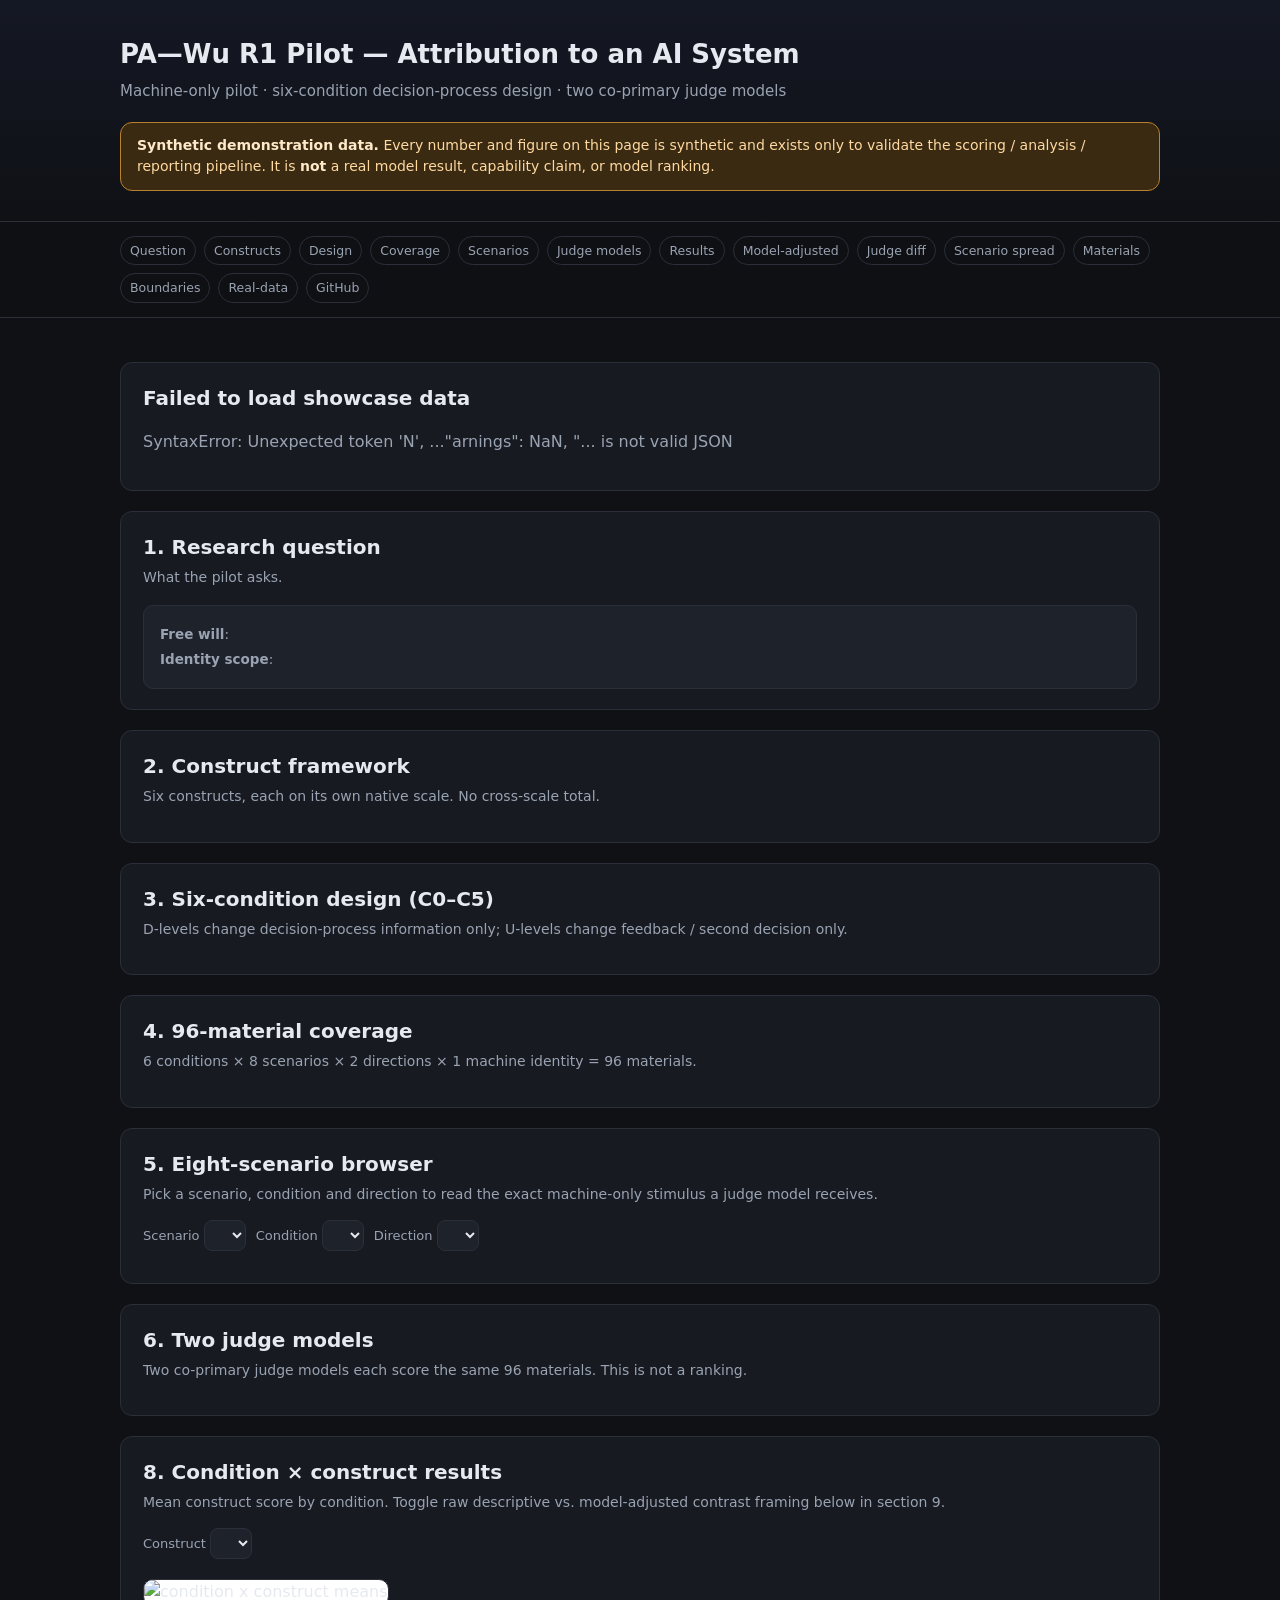
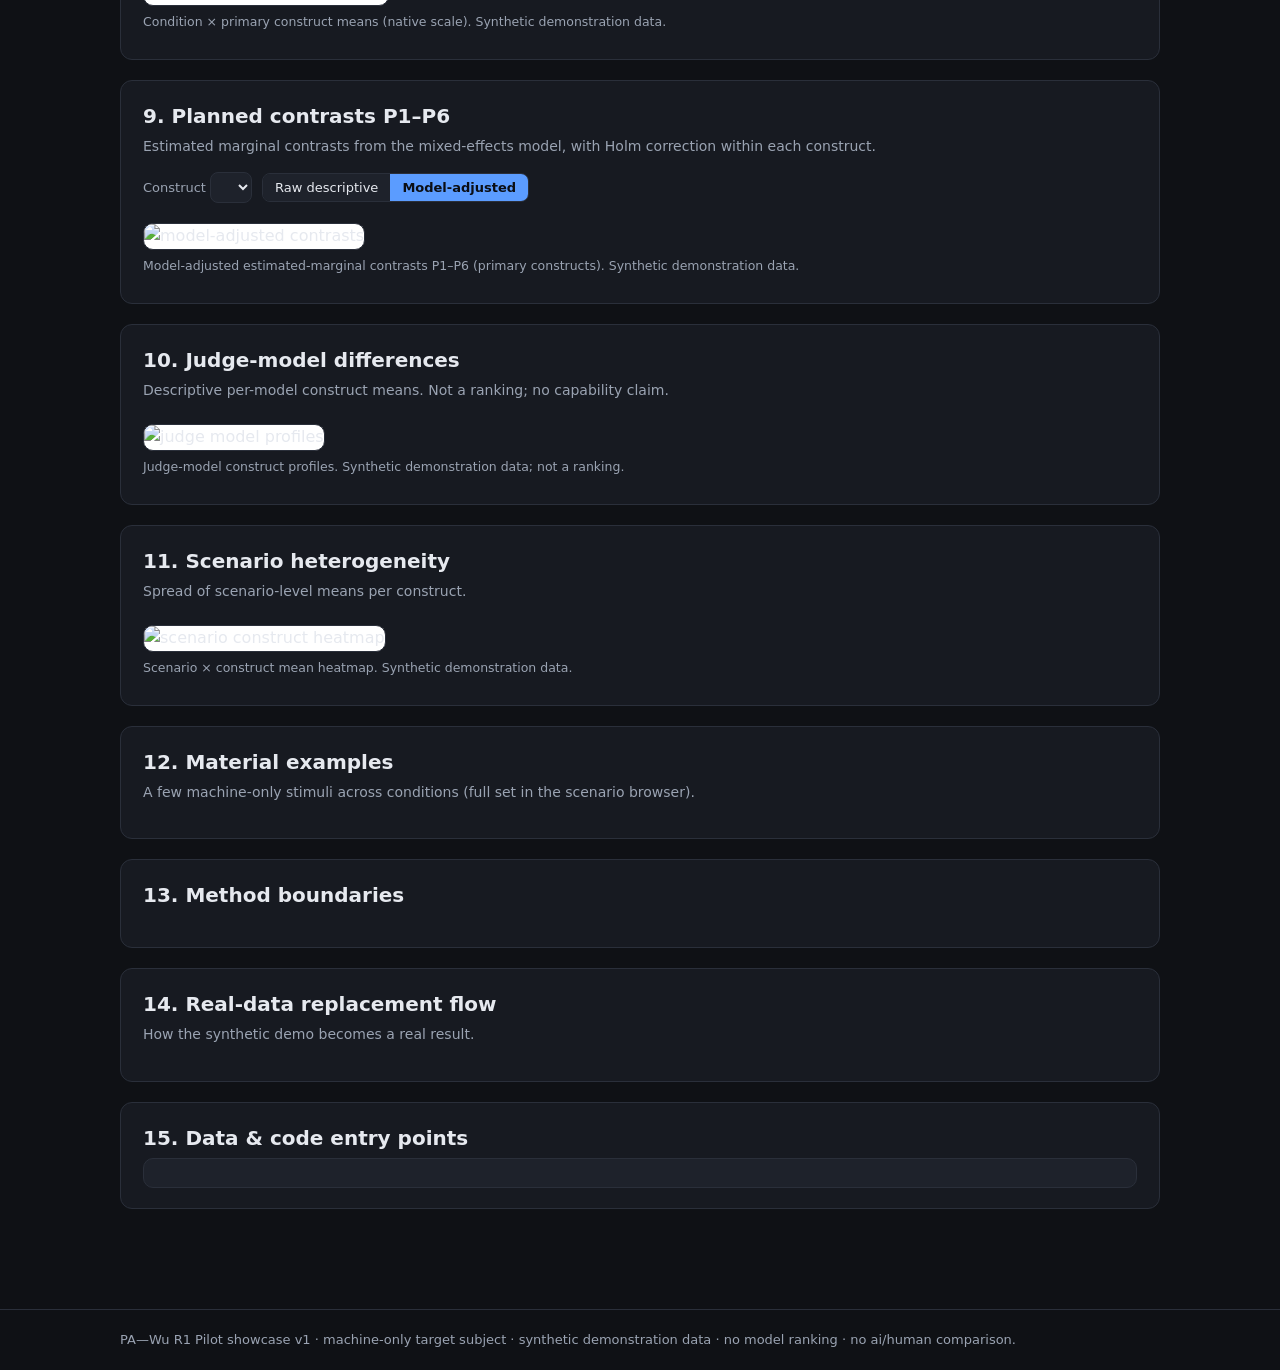
<file: docs/pa-wu-r1-pilot/index.html>
<!DOCTYPE html>
<html lang="en">
<head>
  <meta charset="UTF-8" />
  <meta name="viewport" content="width=device-width, initial-scale=1.0" />
  <title>PA—Wu R1 Pilot (machine-only) — Showcase v1</title>
  <link rel="stylesheet" href="styles.css" />
</head>
<body>
  <header class="site">
    <div class="wrap">
      <h1>PA—Wu R1 Pilot — Attribution to an AI System</h1>
      <div class="sub">Machine-only pilot · six-condition decision-process design · two co-primary judge models</div>
      <div class="synth-banner" id="synthBanner">
        <strong>Synthetic demonstration data.</strong> Every number and figure on this page is
        synthetic and exists only to validate the scoring / analysis / reporting pipeline. It is
        <strong>not</strong> a real model result, capability claim, or model ranking.
      </div>
    </div>
  </header>

  <nav class="toc">
    <div class="wrap">
      <a href="#s1">Question</a>
      <a href="#s2">Constructs</a>
      <a href="#s3">Design</a>
      <a href="#s4">Coverage</a>
      <a href="#s5">Scenarios</a>
      <a href="#s6">Judge models</a>
      <a href="#s8">Results</a>
      <a href="#s9">Model-adjusted</a>
      <a href="#s10">Judge diff</a>
      <a href="#s11">Scenario spread</a>
      <a href="#s12">Materials</a>
      <a href="#s13">Boundaries</a>
      <a href="#s14">Real-data</a>
      <a href="#s15">GitHub</a>
    </div>
  </nav>

  <main class="wrap" id="app">
    <!-- 1. Research question -->
    <section id="s1">
      <h2>1. Research question</h2>
      <p class="lead">What the pilot asks.</p>
      <p id="researchQuestion" class="muted"></p>
      <div class="card">
        <p><strong>Free will</strong>: <span id="freeWillRole" class="muted"></span></p>
        <p><strong>Identity scope</strong>: <span id="identityScope" class="muted"></span></p>
      </div>
    </section>

    <!-- 2. Construct framework -->
    <section id="s2">
      <h2>2. Construct framework</h2>
      <p class="lead">Six constructs, each on its own native scale. No cross-scale total.</p>
      <div class="grid cols-3" id="constructCards"></div>
    </section>

    <!-- 3. Six-condition design -->
    <section id="s3">
      <h2>3. Six-condition design (C0–C5)</h2>
      <p class="lead">D-levels change decision-process information only; U-levels change feedback / second decision only.</p>
      <div class="grid cols-3" id="conditionCards"></div>
    </section>

    <!-- 4. Material coverage -->
    <section id="s4">
      <h2>4. 96-material coverage</h2>
      <p class="lead">6 conditions × 8 scenarios × 2 directions × 1 machine identity = 96 materials.</p>
      <div class="grid cols-2" id="coverageCards"></div>
    </section>

    <!-- 5. Scenario browser -->
    <section id="s5">
      <h2>5. Eight-scenario browser</h2>
      <p class="lead">Pick a scenario, condition and direction to read the exact machine-only stimulus a judge model receives.</p>
      <div class="controls">
        <label>Scenario
          <select id="scenSelect"></select>
        </label>
        <label>Condition
          <select id="scenCondSelect"></select>
        </label>
        <label>Direction
          <select id="scenDirSelect"></select>
        </label>
      </div>
      <div id="scenStim"></div>
    </section>

    <!-- 6. Judge models -->
    <section id="s6">
      <h2>6. Two judge models</h2>
      <p class="lead">Two co-primary judge models each score the same 96 materials. This is not a ranking.</p>
      <div class="grid cols-2" id="judgeCards"></div>
    </section>

    <!-- 8. Condition x construct results -->
    <section id="s8">
      <h2>8. Condition × construct results</h2>
      <p class="lead">Mean construct score by condition. Toggle raw descriptive vs. model-adjusted contrast framing below in section 9.</p>
      <div class="controls">
        <label>Construct
          <select id="resConstructSelect"></select>
        </label>
      </div>
      <table id="condResultTable"></table>
      <div class="figure">
        <img data-fig="fig1_condition_construct_means.png" alt="condition x construct means" />
        <div class="cap">Condition × primary construct means (native scale). Synthetic demonstration data.</div>
      </div>
    </section>

    <!-- 9. Model-adjusted contrasts -->
    <section id="s9">
      <h2>9. Planned contrasts P1–P6</h2>
      <p class="lead">Estimated marginal contrasts from the mixed-effects model, with Holm correction within each construct.</p>
      <div class="controls">
        <label>Construct
          <select id="contrastConstructSelect"></select>
        </label>
        <div class="toggle-group" id="contrastMode">
          <button data-mode="raw">Raw descriptive</button>
          <button data-mode="adjusted" class="active">Model-adjusted</button>
        </div>
      </div>
      <table id="contrastTable"></table>
      <div class="figure">
        <img data-fig="fig2_model_adjusted_contrasts.png" alt="model-adjusted contrasts" />
        <div class="cap">Model-adjusted estimated-marginal contrasts P1–P6 (primary constructs). Synthetic demonstration data.</div>
      </div>
    </section>

    <!-- 10. Judge model difference -->
    <section id="s10">
      <h2>10. Judge-model differences</h2>
      <p class="lead">Descriptive per-model construct means. Not a ranking; no capability claim.</p>
      <table id="judgeDiffTable"></table>
      <div class="figure">
        <img data-fig="fig3_model_profiles.png" alt="judge model profiles" />
        <div class="cap">Judge-model construct profiles. Synthetic demonstration data; not a ranking.</div>
      </div>
    </section>

    <!-- 11. Scenario heterogeneity -->
    <section id="s11">
      <h2>11. Scenario heterogeneity</h2>
      <p class="lead">Spread of scenario-level means per construct.</p>
      <table id="scenHetTable"></table>
      <div class="figure">
        <img data-fig="fig4_scenario_construct_heatmap.png" alt="scenario construct heatmap" />
        <div class="cap">Scenario × construct mean heatmap. Synthetic demonstration data.</div>
      </div>
    </section>

    <!-- 12. Material examples -->
    <section id="s12">
      <h2>12. Material examples</h2>
      <p class="lead">A few machine-only stimuli across conditions (full set in the scenario browser).</p>
      <div id="materialExamples"></div>
    </section>

    <!-- 13. Method boundaries -->
    <section id="s13">
      <h2>13. Method boundaries</h2>
      <ul id="boundaryList" class="muted"></ul>
    </section>

    <!-- 14. Real-data replacement -->
    <section id="s14">
      <h2>14. Real-data replacement flow</h2>
      <p class="lead">How the synthetic demo becomes a real result.</p>
      <ol id="replacementList" class="muted"></ol>
    </section>

    <!-- 15. GitHub entry -->
    <section id="s15">
      <h2>15. Data &amp; code entry points</h2>
      <div class="card" id="githubCard"></div>
    </section>
  </main>

  <div class="lightbox" id="lightbox">
    <span class="lb-close" id="lbClose">&times;</span>
    <img id="lbImg" alt="figure" />
    <div class="lb-cap" id="lbCap"></div>
  </div>

  <footer class="site">
    <div class="wrap">
      PA—Wu R1 Pilot showcase v1 · machine-only target subject · synthetic demonstration data ·
      no model ranking · no ai/human comparison.
    </div>
  </footer>

  <script src="app.js"></script>
</body>
</html>
</file>
<file: site/assets/css/site.css>
/* Static showcase styles (SHOWCASE-RELEASE-001 rebuild).
   Native CSS only; no external fonts / CDN. Article-style research + engineering
   report; responsive down to 390px without horizontal document overflow. */

:root {
  --page-max-width: 1180px;
  --reading-width: 74ch;

  --bg: #ffffff;
  --bg-soft: #f4f6fa;
  --bg-deep: #eef2f8;
  --surface: #ffffff;
  --text: #161b26;
  --muted: #55607a;
  --border: #dde3ee;
  --border-strong: #c5cddd;

  --accent: #2f5bd0;
  --accent-soft: #eaf0fd;
  --research: #6d4bd1;
  --engineering: #0f7d5b;

  --ok: #1f7a4d;
  --warn: #b06f00;
  --gap: #b23b3b;
  --pending: #9a5b00;
  --muted-state: #6b7180;

  --shadow: 0 1px 2px rgba(20, 27, 38, .05), 0 6px 20px rgba(20, 27, 38, .05);
  --radius: 10px;
}

* { box-sizing: border-box; }
html { scroll-behavior: smooth; scroll-padding-top: 72px; }

body {
  margin: 0;
  background: var(--bg);
  color: var(--text);
  font-family: -apple-system, BlinkMacSystemFont, "Segoe UI", "Microsoft YaHei", sans-serif;
  font-size: 17px;
  line-height: 1.72;
  overflow-wrap: break-word;
}

.wrap { max-width: var(--page-max-width); margin: 0 auto; padding: 0 24px; min-width: 0; }
.reading { max-width: var(--reading-width); overflow-wrap: anywhere; }
.reading.tight { line-height: 1.62; }
.reading.lead { font-size: 1.08rem; color: #26304a; }
.reading.annotation { margin-top: 14px; padding: 12px 16px; background: var(--bg-soft); border-left: 3px solid var(--border-strong); border-radius: 0 8px 8px 0; font-size: .94rem; }
.sr-only { position: absolute; width: 1px; height: 1px; padding: 0; margin: -1px; overflow: hidden; clip: rect(0 0 0 0); white-space: nowrap; border: 0; }

a { color: var(--accent); }
a:focus-visible, button:focus-visible, summary:focus-visible { outline: 3px solid var(--accent); outline-offset: 2px; }

h1, h2, h3, h4 { line-height: 1.25; }
h2 { font-size: 1.75rem; margin: 0 0 14px; letter-spacing: -.01em; }
h3 { font-size: 1.2rem; margin: 34px 0 12px; }
h4 { font-size: 1rem; margin: 0 0 6px; }

.skip-link { position: absolute; left: -999px; top: 0; background: var(--accent); color: #fff; padding: 10px 16px; z-index: 100; border-radius: 0 0 8px 0; }
.skip-link:focus { left: 0; top: 0; }

/* Header / nav */
.site-header { position: sticky; top: 0; z-index: 40; background: rgba(255,255,255,.94); backdrop-filter: saturate(1.4) blur(6px); border-bottom: 1px solid var(--border); }
.header-inner { display: flex; align-items: center; justify-content: space-between; gap: 16px; padding: 12px 24px; }
.brand { font-weight: 800; letter-spacing: .2px; text-decoration: none; color: var(--text); font-size: 1.02rem; }
.site-nav ul { list-style: none; display: flex; flex-wrap: wrap; gap: 4px 18px; margin: 0; padding: 0; }
.site-nav a { text-decoration: none; color: var(--muted); font-size: .92rem; padding: 6px 2px; border-bottom: 2px solid transparent; }
.site-nav a:hover { color: var(--accent); }
.site-nav a.active { color: var(--text); border-bottom-color: var(--accent); }

.nav-toggle { display: none; width: 44px; height: 40px; border: 1px solid var(--border-strong); background: var(--surface); border-radius: 8px; cursor: pointer; position: relative; }
.nav-toggle-bar, .nav-toggle-bar::before, .nav-toggle-bar::after { content: ""; position: absolute; left: 11px; width: 20px; height: 2px; background: var(--text); }
.nav-toggle-bar { top: 19px; }
.nav-toggle-bar::before { top: -6px; }
.nav-toggle-bar::after { top: 6px; }

/* Error banner */
.load-error { background: #fdecec; color: #8a1c1c; border: 1px solid #e6a5a5; padding: 14px 24px; margin: 0; text-align: center; }
.load-error code { background: #f6d9d9; padding: 1px 5px; border-radius: 3px; }

/* Sections */
.section { padding: 84px 0; }
.section.alt { background: var(--bg-soft); }
.section + .section { border-top: 1px solid var(--border); }
.note { color: var(--muted); font-size: .92rem; max-width: var(--reading-width); }
code { background: var(--bg-deep); padding: 1px 6px; border-radius: 4px; font-size: .86em; overflow-wrap: anywhere; }

/* Buttons */
.btn { display: inline-block; text-decoration: none; padding: 10px 18px; border-radius: 8px; border: 1px solid var(--border-strong); color: var(--text); font-weight: 600; background: var(--surface); }
.btn:hover { border-color: var(--accent); color: var(--accent); }
.btn-primary { background: var(--accent); color: #fff; border-color: var(--accent); }
.btn-primary:hover { background: #274fb8; color: #fff; }

/* 1. Hero */
.hero { padding: 64px 0 76px; background: linear-gradient(180deg, #fbfcff, var(--bg)); }
.hero-grid { display: grid; grid-template-columns: 1.4fr .9fr; gap: 44px; align-items: start; }
.eyebrow { color: var(--muted); text-transform: uppercase; letter-spacing: 1.5px; font-size: .78rem; margin: 0 0 10px; }
.hero h1 { font-size: 2.5rem; margin: 0 0 6px; letter-spacing: -.02em; }
.hero .subtitle { font-size: 1.15rem; color: var(--accent); font-weight: 600; margin: 0 0 16px; }
.hero-intro { font-size: 1.08rem; color: #26304a; max-width: 48ch; }
.hero-actions { display: flex; flex-wrap: wrap; gap: 12px; margin: 24px 0 18px; }
.hero-boundary { font-size: .9rem; color: var(--muted); border-left: 3px solid var(--border-strong); padding-left: 12px; max-width: 54ch; }
.hero-panel { background: var(--surface); border: 1px solid var(--border); border-radius: 14px; padding: 22px; box-shadow: var(--shadow); min-width: 0; }
.panel-title { font-size: 1rem; margin: 0 0 14px; color: var(--muted); font-weight: 700; }
.panel-note { font-size: .78rem; color: var(--muted); margin: 14px 0 0; }
.hero-metrics { display: grid; grid-template-columns: 1fr 1fr; gap: 10px; margin: 0; }
.hero-metrics .metric { min-width: 0; background: var(--bg-soft); border: 1px solid var(--border); border-radius: 10px; padding: 10px 12px; }
.hero-metrics dt { color: var(--muted); font-size: .76rem; margin: 0 0 4px; }
.hero-metrics dd { margin: 0; font-size: 1.12rem; font-weight: 800; overflow-wrap: anywhere; }

/* 2. Research question */
.research-question-layout { display: grid; grid-template-columns: minmax(0, 1.15fr) minmax(0, 0.85fr); gap: clamp(2rem, 5vw, 4rem); align-items: center; margin: 8px 0 26px; }
.rq-text { min-width: 0; display: grid; gap: 14px; }
.rq-block h3 { margin-top: 0; }
.research-concept-figure { min-width: 0; margin: 0; }
.research-concept-frame { min-width: 0; overflow: hidden; border: 1px solid var(--border); border-radius: var(--radius); background: var(--surface); }
.research-concept-frame img { display: block; width: 100%; height: auto; object-fit: contain; }
.research-concept-figure figcaption { margin-top: .85rem; color: var(--muted); line-height: 1.65; overflow-wrap: anywhere; font-size: .9rem; }
.research-concept-labels { list-style: none; display: flex; flex-wrap: wrap; gap: 8px 16px; padding: 0; margin: 12px 0 0; font-size: .84rem; }
.research-concept-labels li { display: inline-flex; align-items: center; gap: 6px; }
.rc-dot { width: 12px; height: 12px; border-radius: 50%; display: inline-block; }
.rc-dot.subject { background: var(--accent); }
.rc-dot.process { background: var(--research); }
.rc-dot.output { background: var(--engineering); }
ul.tight { padding-left: 20px; margin: 0; }
ul.tight li { margin: 5px 0; }

/* Six process condition cards (uniform, desktop 3x2 / mobile 1) */
.process-cards { display: grid; grid-template-columns: repeat(3, minmax(0, 1fr)); gap: 12px; margin: 10px 0 6px; }
.pc-card { min-width: 0; border: 1px solid var(--border); border-radius: 10px; padding: 14px; background: var(--surface); display: flex; flex-direction: column; gap: 6px; }
.pc-head { display: flex; align-items: center; gap: 8px; }
.pc-idx { display: inline-flex; align-items: center; justify-content: center; width: 22px; height: 22px; border-radius: 50%; background: var(--accent); color: #fff; font-size: .78rem; font-weight: 800; flex: none; }
.pc-label { font-weight: 700; }
.pc-key { align-self: flex-start; background: var(--bg-soft); font-size: .74rem; white-space: nowrap; }
.pc-note { font-size: .84rem; color: var(--muted); margin: 0; }

/* 3. Design stats + matrix */
.design-stats { display: grid; grid-template-columns: repeat(4, auto); gap: 26px; margin: 6px 0 22px; }
.design-stats .num { font-size: 1.8rem; font-weight: 800; display: block; }
.design-stats .lbl { font-size: .82rem; color: var(--muted); }
.matrix-scroll, .construct-table-scroll { overflow-x: auto; }
.design-matrix { border-collapse: separate; border-spacing: 8px; width: 100%; min-width: 560px; }
.design-matrix caption { text-align: left; }
.design-matrix th, .design-matrix td { padding: 12px 14px; border-radius: 8px; vertical-align: top; }
.design-matrix thead th { background: var(--accent); color: #fff; text-align: center; }
.design-matrix .rowhead { background: var(--bg-deep); border: 1px solid var(--border); text-align: left; max-width: 320px; }
.design-matrix .rowhead code { background: #fff; }
.design-matrix .rowhead .cond-note { display: block; font-weight: 400; font-size: .82rem; color: var(--muted); margin-top: 4px; }
.design-matrix .cell { background: var(--bg-soft); border: 1px solid var(--border); text-align: center; font-variant-numeric: tabular-nums; font-weight: 700; }
.design-matrix .corner { background: var(--bg-deep); color: var(--text); border: 1px solid var(--border-strong); text-align: left; font-weight: 700; }

/* Scenario case cards (desktop 2 col / mobile 1) */
.scenario-cards { display: grid; grid-template-columns: repeat(2, minmax(0, 1fr)); gap: 14px; margin: 12px 0 0; }
.sc-card { min-width: 0; border: 1px solid var(--border); border-radius: var(--radius); padding: 16px; background: var(--surface); display: flex; flex-direction: column; gap: 10px; box-shadow: var(--shadow); }
.sc-head { display: flex; flex-wrap: wrap; align-items: baseline; justify-content: space-between; gap: 6px 10px; }
.sc-name { font-weight: 700; font-size: 1.02rem; }
.sc-domain { font-size: .78rem; color: var(--accent); background: var(--accent-soft); border-radius: 999px; padding: 2px 10px; white-space: nowrap; }
.sc-context { margin: 0; font-size: .9rem; color: var(--text); }
.sc-options { display: grid; gap: 6px; }
.sc-opt { display: grid; grid-template-columns: auto 1fr; gap: 8px; align-items: start; font-size: .86rem; }
.sc-opt-tag { display: inline-flex; align-items: center; justify-content: center; width: 20px; height: 20px; border-radius: 6px; background: var(--bg-deep); font-weight: 700; font-size: .78rem; flex: none; }
.sc-opt-txt { min-width: 0; color: var(--muted); }
.sc-choice { margin: 0; font-size: .86rem; overflow-wrap: anywhere; }
.sc-choice-tag { display: inline-block; margin-right: 6px; font-size: .74rem; font-weight: 700; color: var(--engineering); background: #e7f5ef; border-radius: 6px; padding: 2px 8px; }
.sc-id { align-self: flex-start; background: var(--bg-soft); font-size: .72rem; color: var(--muted); }

/* Research & measurement source cards (equal styling, desktop 2 col / mobile 1) */
.source-cards { display: grid; grid-template-columns: repeat(2, minmax(0, 1fr)); gap: 14px; margin: 12px 0 14px; }
.src-card { min-width: 0; border: 1px solid var(--border); border-radius: var(--radius); padding: 16px; background: var(--surface); display: flex; flex-direction: column; gap: 8px; box-shadow: var(--shadow); }
.src-name { margin: 0; font-size: 1.05rem; }
.src-cite { margin: 0; font-size: .84rem; color: var(--muted); overflow-wrap: anywhere; }
.src-constructs { list-style: none; padding: 0; margin: 2px 0; display: flex; flex-wrap: wrap; gap: 6px; }
.src-constructs li { font-size: .76rem; color: var(--accent); background: var(--accent-soft); border-radius: 999px; padding: 2px 10px; }
.src-role { margin: 0; font-size: .88rem; color: var(--text); }
.src-usage { align-self: flex-start; font-size: .74rem; font-weight: 700; color: var(--research); background: #f0ecfb; border-radius: 6px; padding: 2px 8px; }
.references-details { margin-top: 6px; border: 1px solid var(--border); border-radius: var(--radius); background: var(--bg-soft); padding: 4px 16px; }
.references-details summary { cursor: pointer; font-weight: 600; padding: 10px 0; }
.reference-list { list-style: none; padding: 0; margin: 6px 0 4px; display: grid; gap: 10px; }
.ref-item { display: flex; flex-direction: column; gap: 3px; font-size: .84rem; }
.ref-full { overflow-wrap: anywhere; }
.ref-link { align-self: flex-start; font-size: .8rem; font-variant-numeric: tabular-nums; }
.reference-docs { list-style: none; padding: 0; margin: 8px 0 12px; display: grid; gap: 6px; }
.ref-doc { display: flex; flex-wrap: wrap; align-items: baseline; gap: 6px 10px; font-size: .84rem; }
.ref-doc-note { color: var(--muted); }

/* Construct table */
.construct-table { border-collapse: collapse; width: 100%; min-width: 560px; }
.construct-table th, .construct-table td { text-align: left; padding: 9px 12px; border-bottom: 1px solid var(--border); vertical-align: top; }
.construct-table thead th { background: var(--bg-deep); font-size: .86rem; }
.construct-table .num-cell { font-variant-numeric: tabular-nums; white-space: nowrap; }
.construct-table .cname { display: flex; flex-direction: column; gap: 2px; }
.construct-table .cname code { background: var(--bg-soft); align-self: flex-start; }

/* 4. History composition (12 units) */
.history-composition { display: grid; gap: 8px; margin-top: 8px; }
.hc-row { display: grid; grid-template-columns: minmax(6rem, 12rem) 1fr; gap: 10px; align-items: stretch; }
.hc-rowhead { display: flex; align-items: center; font-weight: 600; font-size: .9rem; min-width: 0; overflow-wrap: anywhere; }
.hc-cells { display: grid; grid-template-columns: repeat(2, minmax(0, 1fr)); gap: 8px; }
.hc-cell { min-width: 0; border-radius: 8px; padding: 8px 12px; display: flex; justify-content: space-between; align-items: center; gap: 8px; color: #fff; font-size: .84rem; }
.hc-cell.k0 { background: var(--accent); }
.hc-cell.k1 { background: var(--research); }
.hc-cell .hc-n { font-variant-numeric: tabular-nums; font-weight: 700; }
.hc-total { font-size: .88rem; color: var(--muted); margin: 4px 0 0; }
.evidence-basis { margin-top: 22px; background: var(--bg-deep); border: 1px solid var(--border); border-radius: var(--radius); padding: 14px 18px; }

/* 5A. Reliability bars */
.reliability-bars { display: grid; gap: 7px; margin-top: 8px; }
.rel-row { display: grid; grid-template-columns: minmax(0, 12rem) 1fr auto; gap: 10px; align-items: center; }
.rel-label { min-width: 0; font-size: .88rem; display: flex; flex-direction: column; }
.rel-label code { background: var(--bg-soft); align-self: flex-start; font-size: .74rem; }
.rel-track { background: var(--bg-deep); border-radius: 6px; height: 12px; overflow: hidden; min-width: 0; }
.rel-fill { height: 100%; background: linear-gradient(90deg, var(--accent), #4f78e0); }
.rel-val { font-variant-numeric: tabular-nums; font-size: .84rem; color: var(--muted); white-space: nowrap; }

/* 5B. Condition profile (SVG) */
.condition-profile { margin-top: 8px; }
.cp-svg { width: 100%; height: auto; display: block; background: var(--surface); border: 1px solid var(--border); border-radius: var(--radius); }
.cp-grid { stroke: #e6ebf3; stroke-width: 1; }
.cp-tick { fill: #55607a; font-size: 12px; }
.cp-cond-legend { list-style: none; padding: 0; margin: 12px 0 0; display: grid; grid-template-columns: repeat(2, minmax(0, 1fr)); gap: 4px 16px; font-size: .84rem; }
.cp-cond-legend li { display: flex; align-items: baseline; gap: 8px; min-width: 0; }
.cp-idx { display: inline-flex; align-items: center; justify-content: center; width: 20px; height: 20px; border-radius: 50%; background: var(--bg-deep); font-size: .74rem; font-weight: 700; flex: none; }
.cp-legend { list-style: none; padding: 0; margin: 12px 0 0; display: flex; flex-wrap: wrap; gap: 8px 18px; font-size: .86rem; }
.cp-legend li { display: inline-flex; align-items: center; gap: 6px; }
.cp-dot { width: 12px; height: 12px; border-radius: 3px; display: inline-block; }
.cp-note { font-size: .82rem; color: var(--muted); margin: 8px 0 0; }

/* Figures */
.figures { display: grid; grid-template-columns: repeat(2, minmax(0, 1fr)); gap: 22px; margin-top: 8px; }
.figure { min-width: 0; background: var(--surface); border: 1px solid var(--border); border-radius: var(--radius); padding: 14px; box-shadow: var(--shadow); }
.figure.wide { grid-column: 1 / -1; }
.figure button.fig-btn { display: block; width: 100%; padding: 0; border: 0; background: none; cursor: zoom-in; }
.figure img { width: 100%; height: auto; max-height: 520px; object-fit: contain; display: block; border-radius: 6px; background: #fff; }
.figure figcaption { font-size: .84rem; color: var(--muted); margin-top: 10px; overflow-wrap: anywhere; display: flex; flex-direction: column; gap: 4px; }
.figure .fig-title { font-weight: 700; color: var(--text); font-size: .9rem; }
.figure .fig-read { color: var(--text); }
.figure .fig-src { font-size: .78rem; }

/* 5C. Identity effect */
.identity-effect { display: grid; gap: 8px; margin-top: 8px; }
.ie-row { display: grid; grid-template-columns: minmax(0, 9rem) 1fr; gap: 10px; align-items: center; }
.ie-label { min-width: 0; font-size: .9rem; font-weight: 600; }
.ie-track { position: relative; background: var(--bg-deep); border-radius: 6px; height: 30px; min-width: 0; display: flex; align-items: center; }
.ie-fill { height: 100%; background: linear-gradient(90deg, var(--research), #9578e0); border-radius: 6px; position: absolute; left: 0; top: 0; }
.ie-meta { position: relative; z-index: 1; font-size: .78rem; padding-left: 10px; color: var(--text); font-variant-numeric: tabular-nums; overflow-wrap: anywhere; }

/* 5D. Planned contrasts (forest) */
.pcx-group { margin-bottom: 18px; }
.pcx-group h4 { margin: 0 0 10px; }
.pcx-row { display: grid; grid-template-columns: minmax(0, 15rem) minmax(0, 1fr) minmax(0, 15rem); gap: 12px; align-items: center; margin: 6px 0; }
.pcx-label { min-width: 0; font-size: .86rem; overflow-wrap: anywhere; }
.pcx-axis { position: relative; height: 24px; background: var(--bg-deep); border-radius: 6px; min-width: 0; }
.pcx-zero { position: absolute; left: 50%; top: 0; bottom: 0; width: 2px; background: var(--border-strong); }
.pcx-point { position: absolute; top: 50%; width: 12px; height: 12px; border-radius: 50%; background: var(--muted-state); transform: translate(-50%, -50%); }
.pcx-point.sig { background: var(--accent); }
.pcx-stat { min-width: 0; font-size: .8rem; color: var(--muted); font-variant-numeric: tabular-nums; overflow-wrap: anywhere; }

/* 5E. Controlled regression */
.controlled-regression { display: grid; gap: 10px; margin-top: 8px; }
.cr-row { display: grid; grid-template-columns: minmax(0, 9rem) 1fr; gap: 12px; align-items: stretch; }
.cr-dv { min-width: 0; font-weight: 600; align-self: center; }
.cr-specs { display: grid; grid-template-columns: repeat(2, minmax(0, 1fr)); gap: 10px; }
.cr-chip { min-width: 0; border: 1px solid var(--border); border-left-width: 4px; border-radius: 8px; padding: 8px 12px; display: flex; flex-direction: column; gap: 3px; }
.cr-chip.keeps { border-left-color: var(--ok); background: #eef6f0; }
.cr-chip.drops { border-left-color: var(--muted-state); background: var(--bg-soft); }
.cr-spec { font-size: .8rem; color: var(--muted); overflow-wrap: anywhere; }
.cr-fig { font-variant-numeric: tabular-nums; font-weight: 700; font-size: .9rem; }
.cr-tag { font-size: .76rem; font-weight: 700; }
.cr-chip.keeps .cr-tag { color: var(--ok); }
.cr-chip.drops .cr-tag { color: var(--muted-state); }

/* 5F. Mediation path */
.mediation-path { display: grid; gap: 14px; margin-top: 8px; }
.path-row { border: 1px solid var(--border); border-radius: var(--radius); padding: 16px 18px; background: var(--surface); }
.path-row h4 { margin: 0 0 10px; }
.path-chain { display: flex; flex-wrap: wrap; align-items: center; gap: 8px; }
.path-node { background: var(--accent-soft); border: 1px solid #cdddff; border-radius: 8px; padding: 8px 14px; font-weight: 700; }
.path-arrow { color: var(--accent); font-weight: 800; }
.path-stat { margin: 12px 0 4px; font-variant-numeric: tabular-nums; font-weight: 600; overflow-wrap: anywhere; }
.path-stat.clear { color: var(--ok); }
.path-stat.crosses { color: var(--warn); }
.path-tag { margin: 0; font-size: .8rem; color: var(--muted); }

/* 5G / 6. Ordered narrative lists */
.stability-list, .results-takeaways { padding-left: 22px; margin: 8px 0 0; display: grid; gap: 10px; }
.stability-list li, .results-takeaways li { padding-left: 4px; }
.results-takeaways { font-size: 1.02rem; }

/* 7. Evaluation core: five steps / command block / artifact table */
.eval-steps { list-style: none; padding: 0; margin: 8px 0 0; display: grid; grid-template-columns: repeat(auto-fill, minmax(240px, 1fr)); gap: 10px; }
.es-node { min-width: 0; border: 1px solid var(--border); border-left: 4px solid var(--accent); border-radius: 10px; padding: 12px 14px; background: var(--surface); }
.es-head { display: flex; align-items: center; gap: 8px; }
.es-idx { display: inline-flex; align-items: center; justify-content: center; width: 22px; height: 22px; border-radius: 50%; background: var(--accent); color: #fff; font-size: .76rem; font-weight: 800; flex: none; }
.es-step { font-weight: 700; }
.es-note { margin: 8px 0 0; font-size: .84rem; color: var(--muted); }
.eval-commands { margin: 8px 0 0; }
.cmd-block { margin: 0; background: #10151f; color: #e6ebf3; padding: 14px 16px; border-radius: 10px; overflow-x: auto; }
.cmd-block code { background: none; color: inherit; padding: 0; font-size: .84rem; line-height: 1.9; white-space: pre; }
.artifact-table-scroll { overflow-x: auto; }
.artifact-table { border-collapse: collapse; width: 100%; min-width: 480px; margin-top: 8px; }
.artifact-table th, .artifact-table td { text-align: left; padding: 9px 12px; border-bottom: 1px solid var(--border); vertical-align: top; }
.artifact-table thead th { background: var(--bg-deep); font-size: .86rem; }
.artifact-table .af-label { font-weight: 600; white-space: nowrap; }

/* 8. Mock quality */
.mock-quality { margin-top: 8px; display: grid; gap: 8px; }
.mq-head { font-size: .9rem; font-weight: 600; margin: 0 0 4px; }
.mq-row { display: grid; grid-template-columns: minmax(0, 12rem) 1fr auto; gap: 10px; align-items: center; }
.mq-label { min-width: 0; overflow-wrap: anywhere; font-size: .9rem; }
.mq-track { background: var(--bg-deep); border-radius: 6px; height: 12px; overflow: hidden; min-width: 0; }
.mq-fill { height: 100%; background: var(--ok); }
.mq-val { font-variant-numeric: tabular-nums; font-weight: 700; }
.mq-tag { font-size: .82rem; color: var(--muted); margin: 4px 0 0; }

/* 9 / 11. Real model access + benchmark roadmap flow (shared pill steps) */
.readiness-flow, .benchmark-flow { list-style: none; padding: 0; margin: 8px 0 0; display: flex; flex-wrap: wrap; gap: 10px; align-items: center; }
.flow-step { min-width: 0; border: 1px solid var(--border); border-radius: 999px; padding: 6px 14px; background: var(--surface); display: inline-flex; align-items: center; gap: 8px; font-size: .86rem; }
.flow-idx { display: inline-flex; align-items: center; justify-content: center; width: 20px; height: 20px; border-radius: 50%; background: var(--accent-soft); color: var(--accent); font-size: .74rem; font-weight: 800; }
.readiness-status { margin-top: 8px; display: grid; grid-template-columns: repeat(3, minmax(0, 1fr)); gap: 8px; }
.readiness-cell { min-width: 0; border: 1px solid var(--border); border-left-width: 4px; border-radius: 8px; padding: 8px 10px; display: flex; flex-direction: column; gap: 2px; }
.readiness-cell.is-ok { border-left-color: var(--ok); }
.readiness-cell.is-pending { border-left-color: var(--warn); background: #fffdf6; }
.readiness-cell.is-muted { border-left-color: #a0aec0; background: var(--bg-soft); }
.readiness-label { font-size: .8rem; color: var(--muted); overflow-wrap: anywhere; }
.readiness-value { font-weight: 700; font-size: .9rem; overflow-wrap: anywhere; }
.readiness-checklist { list-style: none; margin: 8px 0 0; padding: 0; display: grid; grid-template-columns: repeat(2, minmax(0, 1fr)); gap: 8px; }
.readiness-req { min-width: 0; border: 1px solid var(--border); border-radius: 8px; padding: 8px 12px; background: var(--surface); display: flex; flex-direction: column; gap: 2px; }
.readiness-req .req-label { font-size: .88rem; }
.readiness-plan { margin-top: 8px; display: grid; grid-template-columns: repeat(2, minmax(0, 1fr)); gap: 12px; }
.plan-card { min-width: 0; border: 1px solid var(--border); border-radius: 10px; padding: 14px; background: var(--surface); display: flex; flex-direction: column; gap: 4px; }
.plan-name { font-weight: 700; text-transform: uppercase; letter-spacing: .04em; font-size: .8rem; color: var(--accent); }
.plan-records { font-size: 1.4rem; font-weight: 700; font-variant-numeric: tabular-nums; }
.plan-note, .plan-desc { font-size: .82rem; color: var(--muted); overflow-wrap: anywhere; }

/* 10. Provenance four-state */
.provenance-counts { display: grid; grid-template-columns: repeat(4, minmax(0, 1fr)); gap: 10px; margin: 8px 0 16px; }
.pv-count { min-width: 0; border: 1px solid var(--border); border-top-width: 4px; border-radius: 10px; padding: 12px; text-align: center; background: var(--surface); }
.pv-count-n { display: block; font-size: 1.6rem; font-weight: 800; font-variant-numeric: tabular-nums; }
.pv-count-l { font-size: .82rem; color: var(--muted); }
.pv-count.prov-repository_verified { border-top-color: var(--ok); }
.pv-count.prov-author_attested { border-top-color: #3182ce; }
.pv-count.prov-reconstructed { border-top-color: var(--warn); }
.pv-count.prov-unknown { border-top-color: #a0aec0; }
.pv-group { margin-bottom: 16px; }
.pv-group h4 { margin: 0 0 8px; color: var(--muted); }
.pv-grid { display: grid; grid-template-columns: repeat(3, minmax(0, 1fr)); gap: 8px; }
.prov-cell { min-width: 0; border: 1px solid var(--border); border-left-width: 4px; border-radius: 8px; padding: 8px 10px; display: flex; flex-direction: column; gap: 2px; }
.prov-cell.prov-repository_verified { border-left-color: var(--ok); }
.prov-cell.prov-author_attested { border-left-color: #3182ce; background: #f5f9fd; }
.prov-cell.prov-reconstructed { border-left-color: var(--warn); background: #fffdf6; }
.prov-cell.prov-unknown { border-left-color: #a0aec0; background: var(--bg-soft); }
.prov-dim { font-size: .82rem; font-weight: 600; overflow-wrap: anywhere; }
.prov-type { font-size: .74rem; color: var(--muted); }

/* 11. Reproducibility commands / dirs / docs */
.repro-commands { display: grid; gap: 8px; margin-top: 8px; }
.cmd-row { display: grid; grid-template-columns: minmax(0, 14rem) 1fr; gap: 10px; align-items: center; }
.cmd-label { min-width: 0; font-size: .9rem; }
.cmd-code { min-width: 0; background: #10151f; color: #e6ebf3; padding: 8px 12px; border-radius: 8px; overflow-x: auto; white-space: pre; font-size: .82rem; }
.key-directories, .doc-entries { list-style: none; padding: 0; margin: 8px 0 0; display: grid; gap: 8px; }
.kd-row, .doc-row { min-width: 0; display: flex; flex-wrap: wrap; align-items: baseline; gap: 6px 12px; border: 1px solid var(--border); border-radius: 8px; padding: 8px 12px; background: var(--surface); }
.kd-note, .doc-label { color: var(--muted); font-size: .86rem; }
.doc-row .doc-label { color: var(--text); font-weight: 600; }
.future-list { margin-top: 8px; }

/* Footer */
.site-footer { background: var(--text); color: #c9d1e0; padding: 28px 0; }
.site-footer a { color: #9db6f0; }
.footer-title { font-weight: 800; margin: 0; color: #fff; }
.fineprint { font-size: .84rem; color: #9aa4ba; margin-top: 6px; overflow-wrap: anywhere; }

/* Dialog / lightbox */
.figure-dialog { border: 0; border-radius: 12px; padding: 0; max-width: min(94vw, 1100px); box-shadow: 0 20px 60px rgba(0,0,0,.4); }
.figure-dialog::backdrop { background: rgba(10, 14, 22, .72); }
.dialog-bar { display: flex; justify-content: flex-end; padding: 10px; }
.dialog-close { border: 1px solid var(--border-strong); background: var(--surface); border-radius: 8px; padding: 8px 14px; cursor: pointer; font-weight: 600; }
.figure-dialog img { display: block; width: 100%; height: auto; max-height: 78vh; object-fit: contain; }
.dialog-cap { margin: 0; padding: 12px 16px 18px; font-size: .86rem; color: var(--muted); }

/* Responsive */
@media (max-width: 1024px) {
  .hero-grid { grid-template-columns: 1fr; gap: 32px; }
  .hero h1 { font-size: 2.15rem; }
  .research-question-layout { grid-template-columns: minmax(0, 1fr); }
  .figures { grid-template-columns: minmax(0, 1fr); }
  .figure img { max-height: none; }
  .pcx-row { grid-template-columns: 1fr; gap: 4px; }
}
@media (max-width: 768px) {
  .section { padding: 60px 0; }
  .nav-toggle { display: block; }
  .site-nav { flex-basis: 100%; }
  .site-nav ul { display: none; flex-direction: column; gap: 2px; padding-top: 10px; }
  .site-nav.open ul { display: flex; }
  .site-nav a { padding: 10px 4px; border-bottom: 1px solid var(--border); }
  .design-stats { grid-template-columns: 1fr 1fr; gap: 16px; }
  .process-cards { grid-template-columns: 1fr; }
  .scenario-cards { grid-template-columns: 1fr; }
  .source-cards { grid-template-columns: 1fr; }
  .cr-row, .ie-row, .rel-row, .mq-row, .cmd-row { grid-template-columns: 1fr; gap: 6px; }
  .cr-specs { grid-template-columns: 1fr; }
  .provenance-counts { grid-template-columns: repeat(2, minmax(0, 1fr)); }
  .pv-grid { grid-template-columns: repeat(2, minmax(0, 1fr)); }
  .readiness-status { grid-template-columns: repeat(2, minmax(0, 1fr)); }
  .cp-cond-legend { grid-template-columns: 1fr; }
}
@media (max-width: 480px) {
  .hero-metrics { grid-template-columns: 1fr; }
  .hc-row { grid-template-columns: 1fr; gap: 4px; }
  .hc-cells { grid-template-columns: 1fr; }
  .pv-grid { grid-template-columns: 1fr; }
  .provenance-counts { grid-template-columns: 1fr; }
  .readiness-status, .readiness-checklist, .readiness-plan { grid-template-columns: 1fr; }
}
@media (max-width: 390px) {
  body { font-size: 16px; }
  .hero h1 { font-size: 1.8rem; }
  .wrap { padding: 0 16px; }
}

@media (prefers-reduced-motion: reduce) {
  html { scroll-behavior: auto; }
  * { animation: none !important; transition: none !important; }
}
</file>
<file: docs/pa-wu-r1-pilot/styles.css>
:root {
  --bg: #0f1115;
  --panel: #171a21;
  --panel-2: #1e222b;
  --border: #2a2f3a;
  --text: #e6e9ef;
  --muted: #9aa3b2;
  --accent: #5b9cff;
  --accent-2: #f0a35e;
  --warn-bg: #3a2a12;
  --warn-border: #b9812f;
  --warn-text: #ffd9a0;
  --good: #57c98a;
  --radius: 12px;
  --mono: ui-monospace, SFMono-Regular, Menlo, Consolas, monospace;
  --sans: system-ui, -apple-system, "Segoe UI", Roboto, Arial, sans-serif;
}

* { box-sizing: border-box; }

body {
  margin: 0;
  background: var(--bg);
  color: var(--text);
  font-family: var(--sans);
  line-height: 1.55;
}

a { color: var(--accent); }

.wrap { max-width: 1080px; margin: 0 auto; padding: 24px 20px 80px; }

header.site {
  border-bottom: 1px solid var(--border);
  background: linear-gradient(180deg, #141824, #0f1115);
}
header.site .wrap { padding-top: 34px; padding-bottom: 26px; }
header.site h1 { margin: 0 0 6px; font-size: 26px; }
header.site .sub { color: var(--muted); font-size: 15px; }

.synth-banner {
  margin: 18px 0 4px;
  padding: 12px 16px;
  background: var(--warn-bg);
  border: 1px solid var(--warn-border);
  color: var(--warn-text);
  border-radius: var(--radius);
  font-size: 14px;
}
.synth-banner strong { color: #ffe9c9; }

nav.toc {
  position: sticky; top: 0; z-index: 5;
  background: rgba(15,17,21,0.92);
  backdrop-filter: blur(6px);
  border-bottom: 1px solid var(--border);
  padding: 8px 0;
}
nav.toc .wrap { padding: 6px 20px; display: flex; flex-wrap: wrap; gap: 8px; }
nav.toc a {
  font-size: 12.5px; color: var(--muted); text-decoration: none;
  padding: 4px 9px; border: 1px solid var(--border); border-radius: 999px;
}
nav.toc a:hover { color: var(--text); border-color: var(--accent); }

section {
  background: var(--panel);
  border: 1px solid var(--border);
  border-radius: var(--radius);
  padding: 20px 22px;
  margin: 20px 0;
}
section h2 { margin: 0 0 4px; font-size: 20px; }
section .lead { color: var(--muted); margin: 0 0 14px; font-size: 14px; }

.grid { display: grid; gap: 12px; }
.grid.cols-2 { grid-template-columns: repeat(2, 1fr); }
.grid.cols-3 { grid-template-columns: repeat(3, 1fr); }
@media (max-width: 720px) { .grid.cols-2, .grid.cols-3 { grid-template-columns: 1fr; } }

.card {
  background: var(--panel-2);
  border: 1px solid var(--border);
  border-radius: 10px;
  padding: 14px 16px;
}
.card h3 { margin: 0 0 6px; font-size: 15px; }
.card p, .card li { color: var(--muted); font-size: 13.5px; margin: 4px 0; }
.badge {
  display: inline-block; font-family: var(--mono); font-size: 12px;
  padding: 1px 7px; border-radius: 6px; background: #223; color: var(--accent);
  border: 1px solid var(--border);
}
.badge.scale { color: var(--accent-2); }

table { width: 100%; border-collapse: collapse; font-size: 13px; }
th, td { text-align: left; padding: 7px 9px; border-bottom: 1px solid var(--border); }
th { color: var(--muted); font-weight: 600; }
td.num, th.num { text-align: right; font-family: var(--mono); }
tr:hover td { background: #1b1f28; }

.controls { display: flex; flex-wrap: wrap; gap: 10px; align-items: center; margin-bottom: 12px; }
.controls label { font-size: 13px; color: var(--muted); }
select, button {
  background: var(--panel-2); color: var(--text);
  border: 1px solid var(--border); border-radius: 8px;
  padding: 6px 10px; font-size: 13px; font-family: var(--sans);
}
button { cursor: pointer; }
button:hover { border-color: var(--accent); }
.toggle-group { display: inline-flex; border: 1px solid var(--border); border-radius: 8px; overflow: hidden; }
.toggle-group button { border: none; border-radius: 0; padding: 6px 12px; }
.toggle-group button.active { background: var(--accent); color: #0b0e14; font-weight: 600; }

.cond-pill {
  font-family: var(--mono); font-size: 12px; padding: 1px 6px;
  border-radius: 6px; border: 1px solid var(--border); color: var(--accent-2);
}

.figure { margin: 8px 0; }
.figure img {
  width: 100%; border: 1px solid var(--border); border-radius: 10px; background: #fff;
  cursor: zoom-in;
}
.figure .cap { color: var(--muted); font-size: 12.5px; margin-top: 6px; }

.stim {
  background: var(--panel-2); border: 1px solid var(--border);
  border-radius: 10px; padding: 12px 14px; margin: 8px 0; font-size: 13.5px;
}
.stim .meta { font-family: var(--mono); font-size: 12px; color: var(--muted); margin-bottom: 6px; }
.stim .text { color: var(--text); }
.stim .bridge { color: var(--accent-2); font-style: italic; }

.pos { color: var(--good); }
.neg { color: var(--accent-2); }
.muted { color: var(--muted); }
.small { font-size: 12px; }

footer.site { border-top: 1px solid var(--border); color: var(--muted); font-size: 13px; }
footer.site .wrap { padding: 20px; }

/* lightbox */
.lightbox {
  position: fixed; inset: 0; background: rgba(0,0,0,0.85);
  display: none; align-items: center; justify-content: center; z-index: 50; padding: 30px;
}
.lightbox.open { display: flex; flex-direction: column; }
.lightbox img { max-width: 92vw; max-height: 78vh; border-radius: 10px; background: #fff; }
.lightbox .lb-cap { color: #eee; margin-top: 14px; max-width: 800px; text-align: center; font-size: 14px; }
.lightbox .lb-close { position: absolute; top: 18px; right: 24px; font-size: 26px; color: #fff; cursor: pointer; }
</file>
